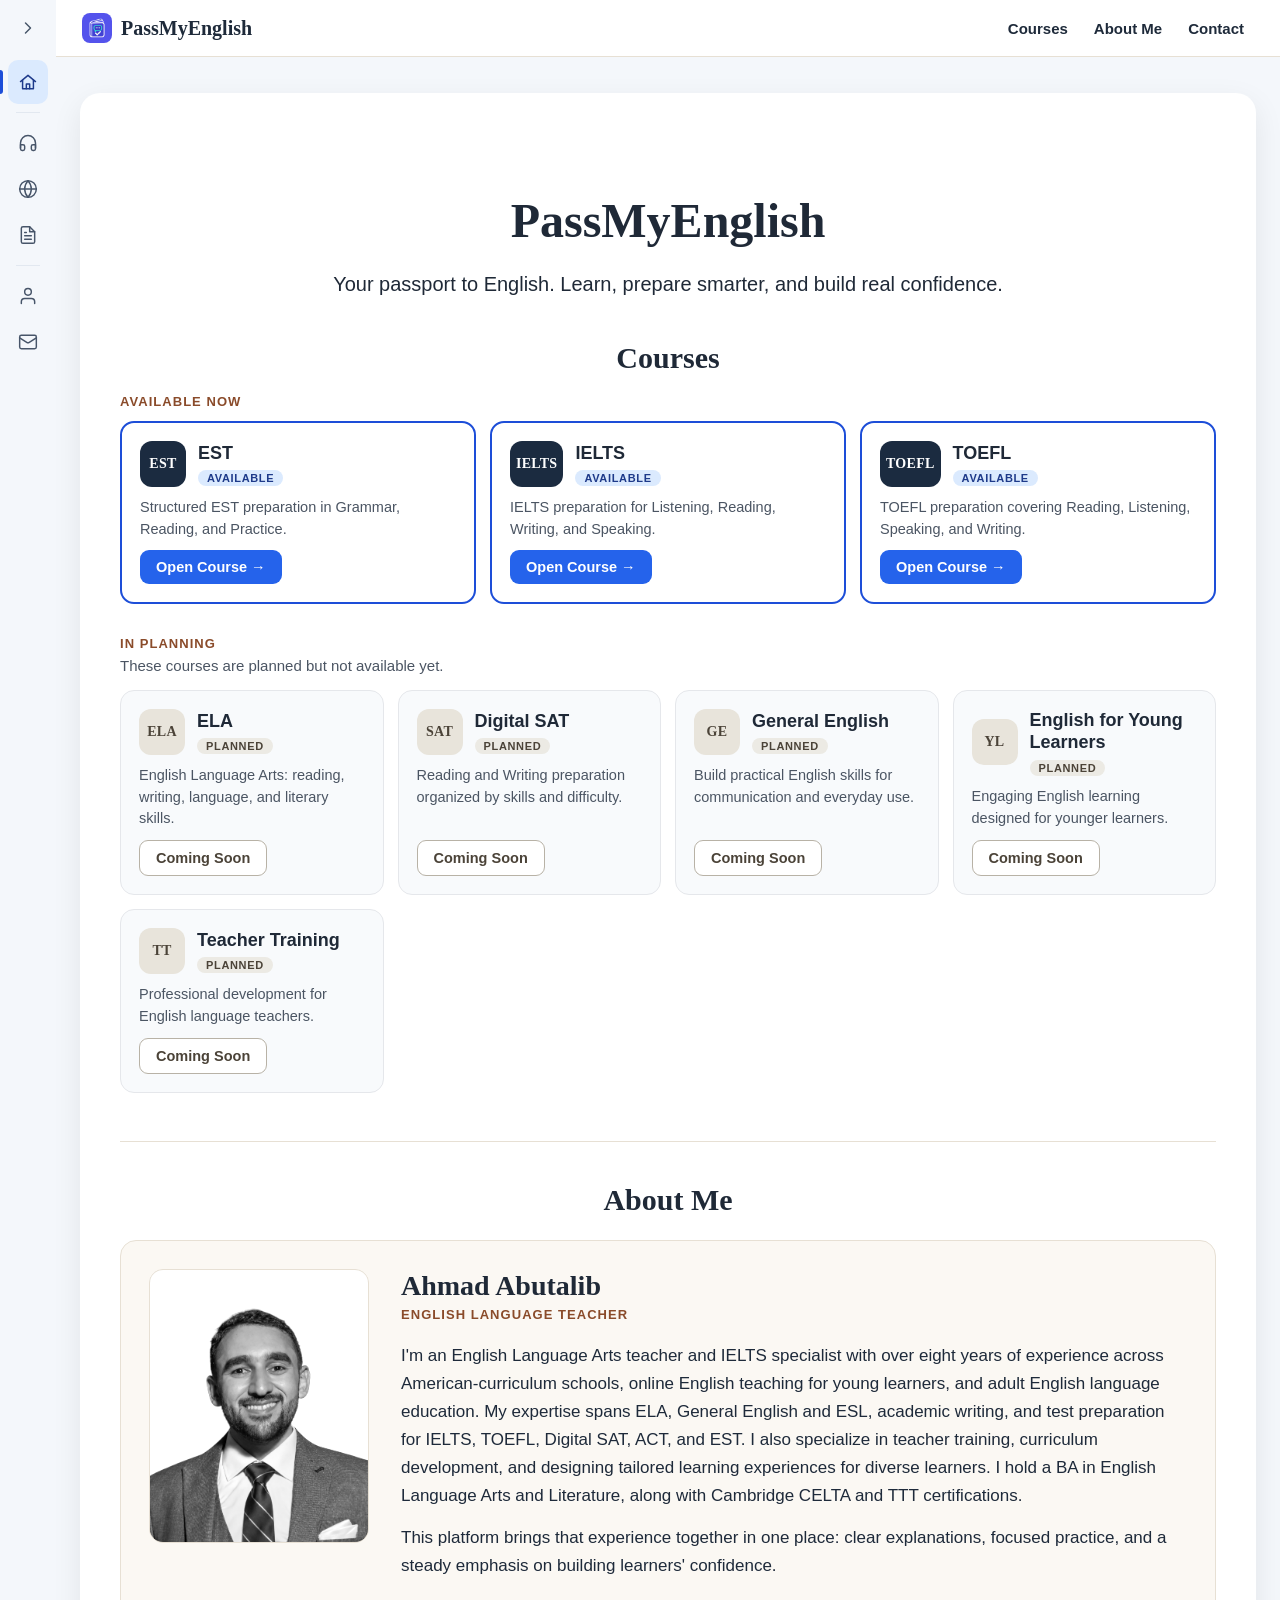
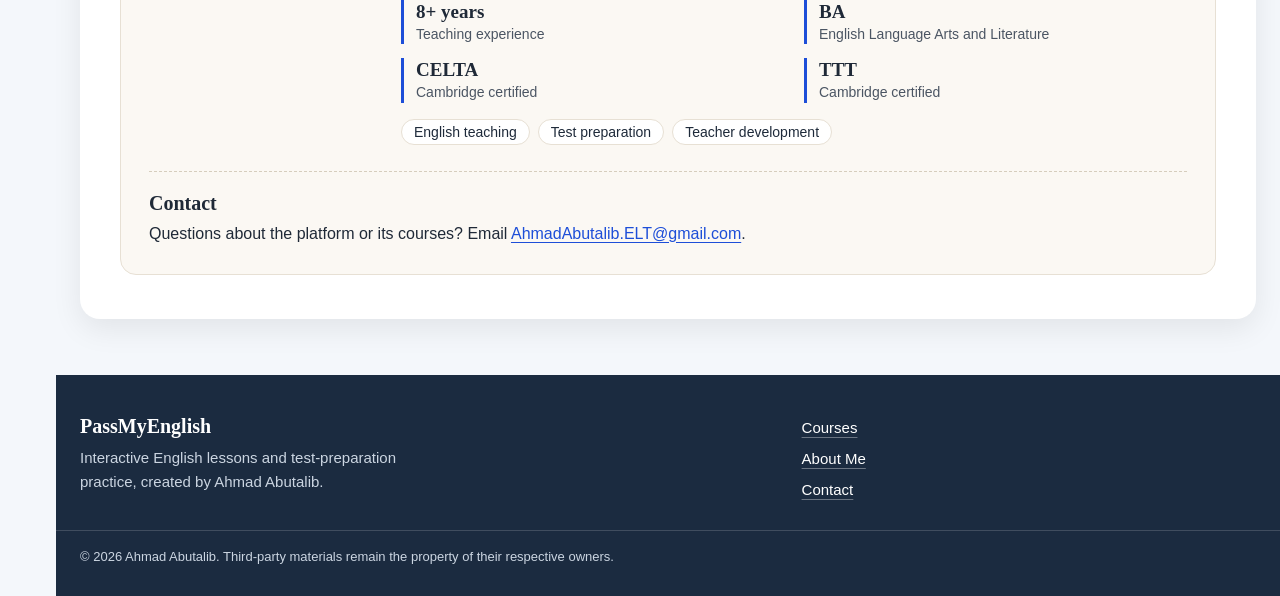
<file: index.html>
<!DOCTYPE html>
<html lang="en">
<head>
    <meta charset="UTF-8">
    <meta name="viewport" content="width=device-width, initial-scale=1.0">

<title>PassMyEnglish</title>
    <link rel="icon" href="favicon.ico" sizes="48x48">
    <link rel="icon" type="image/png" sizes="32x32" href="favicon-32.png">
    <link rel="icon" type="image/png" sizes="16x16" href="favicon-16.png">
    <link rel="apple-touch-icon" href="apple-touch-icon.png">
    <link rel="manifest" href="manifest.webmanifest">
    <meta name="theme-color" content="#5453EC">
    <style>
        /* Splash screen critical CSS: paints before the external stylesheets arrive.
           The brand name itself lives in one span in the body below (search "splash-name"). */
        #site-splash { position: fixed; inset: 0; z-index: 9999; background: #f6f7fb; display: flex; align-items: center; justify-content: center; }
        #site-splash .splash-logo { width: 84px; height: 84px; border-radius: 22px; box-shadow: 0 12px 28px rgba(84, 83, 236, .30); }
        #site-splash .splash-name { color: #1f2937; font: 600 18px/1.35 Georgia, 'Times New Roman', serif; letter-spacing: .01em; text-align: center; padding: 0 24px; }
        #site-splash .splash-tag { color: #6b7280; font: 400 14px/1.4 Georgia, 'Times New Roman', serif; text-align: center; padding: 0 24px; }
        #site-splash.splash-hide { opacity: 0; pointer-events: none; }
        @media (prefers-reduced-motion: no-preference) {
            #site-splash { transition: opacity .35s ease; }
            #site-splash .splash-logo { animation: splash-pulse 1.15s ease-in-out infinite; }
            @keyframes splash-pulse { 0%, 100% { transform: scale(1); } 50% { transform: scale(1.07); } }
        }
    </style>
    <link rel="stylesheet" href="style.css">
    <link rel="stylesheet" href="toefl-reading.css?v=2">
    <link rel="stylesheet" href="site-chrome.css?v=8">
    <link rel="stylesheet" href="est-course.css?v=5">
    <link rel="stylesheet" href="ielts/ielts.css?v=12">
</head>

<body>

    <!-- SPLASH SCREEN: the brand name lives ONLY in the splash-name span below,
         and the logo is the single splash-logo image. Swap both here on a rebrand. -->
    <div id="site-splash" aria-hidden="true">
        <div class="splash-inner">
            <img class="splash-logo" src="icon-192.png" alt="" width="84" height="84">
            <div class="splash-name">PassMyEnglish</div>
            <div class="splash-tag">Your passport to English</div>
        </div>
    </div>
    <script>
        (function () {
            var s = document.getElementById('site-splash');
            if (!s) return;
            var done = false;
            function hide() {
                if (done) return;
                done = true;
                s.classList.add('splash-hide');
                setTimeout(function () { if (s.parentNode) s.parentNode.removeChild(s); }, 500);
            }
            window.addEventListener('load', function () { setTimeout(hide, 200); });
            setTimeout(hide, 3000); // failsafe: never trap anyone on the splash
        })();
    </script>

    <a class="skip-link" href="#main-content" data-skip>Skip to main content</a>

    <header class="site-header">
        <div class="site-header-inner">
            <a class="site-brand" href="./" data-site-nav="top"><img class="site-brand-logo" src="icon-192.png" alt="" width="30" height="30">PassMyEnglish</a>

            <nav class="site-nav" aria-label="Primary">
                <a href="#courses" data-site-nav="courses">Courses</a>
                <a href="#about" data-site-nav="about">About Me</a>
                <a href="#contact" data-site-nav="contact">Contact</a>
            </nav>

            <button type="button" id="pwa-install" class="pwa-install" hidden>Install app</button>
        </div>
    </header>

    <main class="container" id="main-content" tabindex="-1">

        <!-- Welcome Screen -->

     <!-- Course Hub -->
<section class="hero" id="welcome-screen">

    <h1>PassMyEnglish</h1>

    <p>
        Your passport to English. Learn, prepare smarter, and build real confidence.
    </p>

    <section class="hub-section" id="courses" aria-labelledby="courses-heading">
        <h2 class="hub-section-title" id="courses-heading" tabindex="-1">Courses</h2>
        <div id="courses-container" class="course-groups"></div>
    </section>

    <section class="hub-section" id="about" aria-labelledby="about-heading">
        <h2 class="hub-section-title" id="about-heading" tabindex="-1">About Me</h2>

        <div class="about-panel">
            <div class="about-layout">

                <!-- Add your photo at assets/images/ahmad-portrait.jpg (see assets/images/README.md).
                     Until then the monogram placeholder is shown. -->
                <figure class="about-portrait">
                    <span class="about-portrait-fallback" aria-hidden="true">AA</span>
                    <img src="assets/images/ahmad-portrait.jpg"
                         alt="Portrait of Ahmad Abutalib"
                         width="480" height="600"
                         loading="lazy" decoding="async"
                         onerror="this.parentNode.classList.add('is-missing')">
                </figure>

                <div class="about-text">
                    <h3 class="about-name">Ahmad Abutalib</h3>
                    <p class="about-role">English Language teacher</p>

                    <p>
                        I'm an English Language Arts teacher and IELTS specialist with over eight years
                        of experience across American-curriculum schools, online English teaching for
                        young learners, and adult English language education. My expertise spans ELA,
                        General English and ESL, academic writing, and test preparation for IELTS, TOEFL,
                        Digital SAT, ACT, and EST. I also specialize in teacher training, curriculum development,
                        and designing tailored learning experiences for diverse learners. I hold a BA in English
                        Language Arts and Literature, along with Cambridge CELTA and TTT certifications.
                    </p>

                    <p>
                        This platform brings that experience together in one place: clear
                        explanations, focused practice, and a steady emphasis on building
                        learners' confidence.
                    </p>

                    <ul class="about-facts" aria-label="Qualifications and experience">
                        <li><strong>8+ years</strong><span>Teaching experience</span></li>
                        <li><strong>BA</strong><span>English Language Arts and Literature</span></li>
                        <li><strong>CELTA</strong><span>Cambridge certified</span></li>
                        <li><strong>TTT</strong><span>Cambridge certified</span></li>
                    </ul>

                    <ul class="about-areas" aria-label="Areas of experience">
                        <li>English teaching</li>
                        <li>Test preparation</li>
                        <li>Teacher development</li>
                    </ul>
                </div>
            </div>

            <div class="about-contact" id="contact">
                <h3 id="contact-heading" tabindex="-1">Contact</h3>
                <p>
                    Questions about the platform or its courses? Email
                    <a href="mailto:AhmadAbutalib.ELT@gmail.com">AhmadAbutalib.ELT@gmail.com</a>.
                </p>
            </div>
        </div>
    </section>

</section>

        <!-- EST Course Screen -->
<section class="hero" id="est-course-screen" style="display: none;">

    <div class="course-header">
        <p class="course-label">COURSE</p>
        <h2>EST Preparation</h2>

        <p>
            A structured preparation program combining Grammar,
            Reading, and focused practice.
        </p>
    </div>

    <div class="est-overview">

        <h3 class="est-overview-heading">The exam: EST I HS Literacy (2026)</h3>

        <p class="est-overview-text">
            The Literacy test combines writing, reading, and integrated
            reading-and-writing skills in one test.
        </p>

        <div class="est-format">
            <p class="est-format-heading">Test format at a glance</p>

        <div class="est-stats">
            <div class="est-stat"><strong>90 minutes</strong><span>Three modules of 30 minutes each</span></div>
            <div class="est-stat"><strong>85 questions</strong><span>All multiple choice</span></div>
            <div class="est-stat"><strong>3 modules</strong><span>Writing, Reading, Reading and Writing</span></div>
        </div>

        <div class="est-table-wrap">
            <table class="est-module-table">
                <caption class="sc-visually-hidden">EST I HS Literacy 2026 test structure</caption>
                <thead>
                    <tr><th scope="col">Module</th><th scope="col">Questions</th><th scope="col">Passages</th></tr>
                </thead>
                <tbody>
                    <tr><th scope="row">1. Writing</th><td>35</td><td>2–3 passages, 300–800 words each</td></tr>
                    <tr><th scope="row">2. Reading</th><td>25</td><td>2 passages, 400–800 words each</td></tr>
                    <tr><th scope="row">3. Reading and Writing</th><td>25</td><td>Several short passages, 25–100 words each</td></tr>
                </tbody>
            </table>
        </div>

        <p class="est-source-note">
            Source: EST High School Assessment Suite Description Document
            (2026 Specifications), Academic Assessment Ltd.
        </p>

        </div>

        <details class="site-disclosure">
            <summary>How this course is organised</summary>
            <div class="sd-anim"><div class="sd-clip"><div class="site-disclosure-body">

        <dl class="est-key">
            <div>
                <dt>Official exam structure</dt>
                <dd>The facts above come from the official 2026 specification.</dd>
            </div>
            <div>
                <dt>The teaching sequence</dt>
                <dd>22 sessions of about 90 minutes, built around Erica Meltzer’s grammar and reading books. Chapter titles and page numbers are cited so you can follow along. The books’ own text and exercises are not reproduced here.</dd>
            </div>
            <div>
                <dt>Practice on this site</dt>
                <dd>Original questions written for this platform. They teach the same skills but are not official EST questions, and a result here does not predict an official score.</dd>
            </div>
            <div>
                <dt>Official EST questions</dt>
                <dd>None are reproduced on this site.</dd>
            </div>
        </dl>

            </div></div></div>
        </details>

        <h3 class="est-overview-heading">The 22 sessions</h3>

        <p class="est-status-summary" id="est-status-summary"></p>

    </div>

    <div id="est-sessions-container" class="session-list"></div>

    <button class="secondary-button" onclick="showCourseHub()">
        ← Back to Courses
    </button>

</section>
        
<!-- EST Session 2 -->

<section class="hero" id="est-session-2-screen" style="display: none;">

    <div class="course-header">

        <p class="course-label">EST · SESSION 2</p>

        <h2>Parts of Speech & Vocabulary in Context</h2>

        <p>
            Build the grammar and reading foundations needed for EST success.
        </p>

    </div>

    <div class="session-components">

        <div class="component-card">
            <div class="component-icon">📘</div>

            <h3>Grammar</h3>

            <p>
                Parts of Speech
            </p>

            <span class="component-source">
                Erica Meltzer · p. 9
            </span>

            <button class="start-button" onclick="showLearnMode()">
                Open Lesson →
            </button>
        </div>


        <div class="component-card">
            <div class="component-icon">📖</div>

            <h3>Reading</h3>

            <p>
                Vocabulary in Context
            </p>

            <span class="component-source">
                Erica Meltzer · p. 43
            </span>

            <button
                class="start-button"
                onclick="showESTLesson('vocabulary-in-context')">
                Open Lesson →
            </button>
        </div>


        <div class="component-card">
            <div class="component-icon">🎯</div>

            <h3>Practice</h3>

            <p>
                Drill Exercises
            </p>

            <span class="component-source">
                EST Practice
            </span>

            <button
                class="secondary-button"
                onclick="showComingSoon('EST Drill Exercises')">
                Coming Soon
            </button>
        </div>

    </div>

    <div class="session-navigation">

        <button class="secondary-button" onclick="showESTCourse()">
            ← Back to EST
        </button>

    </div>

</section>
<!-- EST lesson and lesson practice (content in est-lessons.js) -->

<section class="hero" id="est-lesson-screen" style="display: none;">
    <div id="est-lesson-body"></div>
</section>

<!-- EST Session (generic outline for sessions other than 2) -->

<section class="hero" id="est-session-screen" style="display: none;">

    <div class="course-header">
        <p class="course-label" id="est-session-label"></p>
        <h2 id="est-session-title"></h2>
        <p id="est-session-intro"></p>
    </div>

    <div id="est-session-components" class="est-session-components"></div>

    <div class="session-navigation est-session-nav">
        <button type="button" class="secondary-button" onclick="showESTCourse()">← Back to EST</button>
        <button type="button" class="secondary-button" id="est-session-prev"></button>
        <button type="button" class="secondary-button" id="est-session-next"></button>
    </div>

</section>

        <!-- TOEFL Course Screen -->


<!-- TOEFL Course Overview -->


<!-- TOEFL Course Overview -->

<section class="hero" id="toefl-course-screen" style="display: none;">

    <div class="course-header">
        <p class="course-label">TOEFL iBT · 2026 FORMAT</p>

        <h2>TOEFL Preparation</h2>

        <p>
            Prepare for the current TOEFL iBT with focused lessons,
            practical strategies, and interactive practice across
            all four skills.
        </p>
    </div>

    <!-- Test Overview -->

    <div class="toefl-overview-stats">

        <div class="toefl-stat">
            <strong>~2 hours</strong>
            <span>Approximate total test time</span>
        </div>

        <div class="toefl-stat">
            <strong>4 sections</strong>
            <span>Reading, Listening, Writing, Speaking</span>
        </div>

        <div class="toefl-stat">
            <strong>Adaptive</strong>
            <span>Items and timing may vary</span>
        </div>

    </div>

    <p class="toefl-format-note">
        Test time excludes directions. The test adapts, so the
        actual number of items and duration may vary.
    </p>

    <p class="toefl-source-link">
        <a
            href="https://www.ets.org/toefl/test-takers/ibt/about/content.html?version=after-jan-2026"
            target="_blank"
            rel="noopener noreferrer">
            View the official TOEFL iBT format ↗
        </a>
    </p>

    <!-- Four Skills -->

    <h3 class="toefl-overview-heading">Explore the Four Sections</h3>

    <div id="toefl-sections-container" class="toefl-sections-grid"></div>

    <!-- First Activity -->

    <div class="toefl-next-up">

        <p class="course-label">FIRST INTERACTIVE ACTIVITY</p>

        <h3>Reading: Complete the Words</h3>

        <p>
            Practise vocabulary, word formation, and context clues
            through an original interactive reading activity.
        </p>

        <button class="start-button" onclick="showTOEFLReading()">Start Reading Pass →</button>

    </div>

    <button class="secondary-button" onclick="showCourseHub()">
        ← Back to Courses
    </button>

</section>

<section class="hero" id="toefl-reading-screen" style="display: none;">
    <div class="course-header">
        <p class="course-label">TOEFL iBT · READING</p>
        <h2>Reading Skills Lab</h2>
        <p>Learn the task, use a clear strategy, and practise with original questions and explanations.</p>
    </div>

    <div class="toefl-reading-shell">
        <div class="toefl-reading-back-row">
            <button type="button" class="secondary-button" onclick="showTOEFLCourse()">← Back to TOEFL</button>
        </div>

        <div id="toefl-reading-home">
            <div class="toefl-reading-intro">
                <h3>What are you practising?</h3>
                <p>The TOEFL Reading section uses short, practical texts and academic passages. You need to understand meaning, locate details, and use context—not just recognise individual words.</p>
                <p>Work through the three task types below. Each includes a task explanation, a strategy, common mistakes, and two original practice sets with feedback.</p>
            </div>

            <div class="toefl-reading-targets">
                <div class="toefl-reading-target"><strong>🔤 Complete the Words</strong><span>Context clues, vocabulary, word forms, and grammar.</span></div>
                <div class="toefl-reading-target"><strong>📩 Read in Daily Life</strong><span>Notices, messages, schedules, and everyday purposes.</span></div>
                <div class="toefl-reading-target"><strong>🔬 Read an Academic Passage</strong><span>Main idea, details, vocabulary, inference, and purpose.</span></div>
            </div>

            <div class="toefl-reading-progress-wrap">
                <div class="toefl-reading-progress-caption"><strong>Your Reading progress</strong><span id="toefl-reading-overall-progress">0 of 3 task types completed</span></div>
                <div class="toefl-reading-progress-track"><div class="toefl-reading-progress-bar" id="toefl-reading-overall-bar"></div></div>
            </div>

            <h3 class="toefl-overview-heading">Choose a task type</h3>
            <div id="toefl-reading-task-grid" class="toefl-reading-task-grid"></div>
        </div>

        <div id="toefl-reading-activity" style="display: none;"></div>
    </div>
</section>


<section class="hero" id="toefl-writing-screen" style="display: none;">
    <div class="course-header">
        <p class="course-label">TOEFL iBT · WRITING</p>
        <h2>Writing Skills Lab</h2>
        <p>Learn each task, use a clear strategy, then practise with original prompts, checklists, and model responses.</p>
    </div>

    <div class="toefl-reading-shell">
        <div class="toefl-reading-back-row">
            <button type="button" class="secondary-button" onclick="showTOEFLCourse()">← Back to TOEFL</button>
        </div>

        <div id="toefl-writing-home">
            <div class="toefl-reading-intro">
                <h3>What are you practising?</h3>
                <p>The TOEFL Writing section checks whether you can build accurate sentences and communicate clearly in practical and academic situations. Grammar, organisation, and appropriateness all matter.</p>
                <p>Work through the three task types below. Each has a Learn page with explanations and guided practice, and a separate Practice page with a larger bank and saved progress.</p>
            </div>

            <div class="toefl-reading-targets">
                <div class="toefl-reading-target"><strong>🧩 Build a Sentence</strong><span>Word order, questions, clauses, and verb forms.</span></div>
                <div class="toefl-reading-target"><strong>✉️ Write an Email</strong><span>Purpose, tone, required points, and organisation.</span></div>
                <div class="toefl-reading-target"><strong>💬 Write for an Academic Discussion</strong><span>Position, support, and replying to classmates.</span></div>
            </div>

            <div class="toefl-reading-progress-wrap">
                <div class="toefl-reading-progress-caption"><strong>Your Writing progress</strong><span id="toefl-writing-overall-progress">0 of 3 lessons completed</span></div>
                <div class="toefl-reading-progress-track"><div class="toefl-reading-progress-bar" id="toefl-writing-overall-bar"></div></div>
            </div>

            <h3 class="toefl-overview-heading">Choose a task type</h3>
            <div id="toefl-writing-task-grid" class="toefl-reading-task-grid"></div>
        </div>

        <div id="toefl-writing-activity" style="display: none;"></div>
    </div>
</section>

        <section class="hero" id="toefl-speaking-screen" style="display: none;">
    <div class="course-header">
        <p class="course-label">TOEFL iBT · SPEAKING</p>
        <h2>Speaking Skills Lab</h2>
        <p>Learn each task, record yourself, and review your answers against models and checklists.</p>
    </div>

    <div class="toefl-reading-shell">
        <div class="toefl-reading-back-row">
            <button type="button" class="secondary-button" onclick="showTOEFLCourse()">← Back to TOEFL</button>
        </div>

        <div id="toefl-speaking-home">
            <div class="toefl-reading-intro">
                <h3>What are you practising?</h3>
                <p>The TOEFL Speaking section checks whether you can repeat language accurately and answer questions clearly. Pronunciation, fluency, organisation, and grammar all matter.</p>
                <p>Each task has a Learn page with guided practice and a separate Practice page with a larger bank and saved progress. Use Chrome or Edge, and allow the microphone when asked.</p>
            </div>

            <div class="toefl-reading-targets">
                <div class="toefl-reading-target"><strong>🔊 Listen and Repeat</strong><span>Memory, accuracy, stress, and rhythm.</span></div>
                <div class="toefl-reading-target"><strong>🎤 Take an Interview</strong><span>Direct answers, reasons, examples, and fluency.</span></div>
            </div>

            <div class="toefl-reading-progress-wrap">
                <div class="toefl-reading-progress-caption"><strong>Your Speaking progress</strong><span id="toefl-speaking-overall-progress">0 of 2 lessons completed</span></div>
                <div class="toefl-reading-progress-track"><div class="toefl-reading-progress-bar" id="toefl-speaking-overall-bar"></div></div>
            </div>

            <h3 class="toefl-overview-heading">Choose a task type</h3>
            <div id="toefl-speaking-task-grid" class="toefl-reading-task-grid"></div>
        </div>

        <div id="toefl-speaking-activity" style="display: none;"></div>
    </div>
</section>

<section class="hero" id="toefl-listening-screen" style="display: none;">
    <div class="course-header">
        <p class="course-label">TOEFL iBT · LISTENING</p>
        <h2>Listening Skills Lab</h2>
        <p>Learn each task, use a clear strategy, then practise with original audio, questions, and explanations.</p>
    </div>

    <div class="toefl-reading-shell">
        <div class="toefl-reading-back-row">
            <button type="button" class="secondary-button" onclick="showTOEFLCourse()">← Back to TOEFL</button>
        </div>

        <div id="toefl-listening-home">
            <div class="toefl-reading-intro">
                <h3>What are you practising?</h3>
                <p>The TOEFL Listening section checks whether you can follow spoken English in everyday and academic situations. In the real test each audio plays only once, so practise listening for purpose, main ideas, and key details.</p>
                <p>Each task has a Learn page with a strategy and guided sets, and a Practice page with a larger bank and saved progress.</p>
            </div>

            <div class="toefl-reading-targets">
                <div class="toefl-reading-target"><strong>💬 Choose a Response</strong><span>Purpose, tone, and natural replies.</span></div>
                <div class="toefl-reading-target"><strong>🗣️ Conversation</strong><span>Problem, reasons, and next steps.</span></div>
                <div class="toefl-reading-target"><strong>📢 Announcement</strong><span>Changes, details, and listener actions.</span></div>
                <div class="toefl-reading-target"><strong>🎓 Academic Talk</strong><span>Main idea, examples, and inference.</span></div>
            </div>

            <div class="toefl-reading-progress-wrap">
                <div class="toefl-reading-progress-caption"><strong>Your Listening progress</strong><span id="toefl-listening-overall-progress">0 of 4 lessons completed</span></div>
                <div class="toefl-reading-progress-track"><div class="toefl-reading-progress-bar" id="toefl-listening-overall-bar"></div></div>
            </div>

            <h3 class="toefl-overview-heading">Choose a task type</h3>
            <div id="toefl-listening-task-grid" class="toefl-reading-task-grid"></div>
        </div>

        <div id="toefl-listening-activity" style="display: none;"></div>
    </div>
</section>
        
<!-- IELTS Screen (content is rendered by ielts/ielts.js) -->
<section class="hero" id="ielts-screen" style="display: none;">
    <div class="ielts-root" id="ielts-root"></div>
</section>

<!-- Learn Screen -->

<section class="hero" id="learn-screen" style="display: none;">

    <h2>Learn the Seven Parts of Speech</h2>

    <p>
        Every word has a job in a sentence.
        The job tells you its part of speech.
    </p>

    <div id="parts-container" class="parts-container"></div>

   <button class="secondary-button" onclick="showESTSession2()">
    ← Back to Session 2
</button>

<button class="start-button" onclick="showStrategyMode()">
    Learn the Strategy →
</button>

</section>

        <!-- Strategy Screen -->

<section class="hero" id="strategy-screen" style="display: none;">

    <h2>How to Identify a Part of Speech</h2>

    <p>
        Don't identify a word by itself.
        Look at the word in the sentence.
    </p>

    <div class="strategy-steps">

        <div class="strategy-step">
            <div class="strategy-number">1</div>
            <div>
                <h3>Read the whole sentence</h3>
                <p>
                    Read the sentence first. Look at the complete idea.
                </p>
            </div>
        </div>

        <div class="strategy-step">
            <div class="strategy-number">2</div>
            <div>
                <h3>Look at the target word</h3>
                <p>
                    Look at the word and the words around it.
                </p>
            </div>
        </div>

        <div class="strategy-step">
            <div class="strategy-number">3</div>
            <div>
                <h3>Ask the key question</h3>
                <p class="strategy-question">
                    “What job does this word do?”
                </p>
            </div>
        </div>

        <div class="strategy-step">
            <div class="strategy-number">4</div>
            <div>
                <h3>Choose the part of speech</h3>
                <p>
                    Use the word's job in the sentence to identify it.
                </p>
            </div>
        </div>

    </div>

    <div class="strategy-example">

        <h3>Let's try one</h3>

        <p class="strategy-sentence">
            The students <strong>study</strong> every evening.
        </p>

        <p>
            <strong>Target word:</strong> study
        </p>

        <p>
            What job does <strong>study</strong> do?
        </p>

        <p class="strategy-answer">
            It shows an action.
        </p>

        <p>
            Therefore, <strong>study</strong> is a
            <strong>verb</strong>.
        </p>

    </div>

<div class="strategy-buttons">

  <button class="secondary-button" onclick="showESTSession2()">
    ← Back to Session 2
</button>

    <button class="start-button" onclick="startPractice()">
        Try It Yourself →
    </button>

</div>
</section>
        
<!-- Practice Screen -->

<section class="hero" id="practice-screen" style="display: none;">

    <button
    class="exit-button"
    onclick="exitPractice()"
    aria-label="Exit practice">
    ✕
</button>

    <p id="question-number">Question 1 of 8</p>
    <div class="progress-container">
    <div id="progress-bar" class="progress-bar"></div>
</div>

    <h2 id="sentence">
        The students study every evening.
    </h2>

    <p>
        What is the part of speech of
        <strong id="target-word">study</strong>?
    </p>


<div id="answers" class="answers"></div>


 <div id="feedback" class="feedback"></div>
    


    <button
        id="next-button"
        class="start-button"
        onclick="nextQuestion()"
        style="display: none;">
        Next Question
    </button>
</section>
        
        <!-- Results Screen -->
        
<section class="hero" id="results-screen" style="display: none;">

    <h2>Quiz Complete!</h2>

    <p>Your score:</p>

    <div id="score" class="score">
        0 / 8
    </div>

    <div class="results-buttons">

        <button class="start-button" onclick="restartQuiz()">
            Try Again
        </button>

      <button class="secondary-button" onclick="showESTSession2()">
    ← Back to Session 2
</button>
        
    </div>

</section>
    </main>

    <footer class="site-footer">
        <div class="site-footer-inner">
            <div class="site-footer-about">
                <p class="site-footer-name">PassMyEnglish</p>
                <p class="site-footer-desc">
                    Interactive English lessons and test-preparation practice,
                    created by Ahmad Abutalib.
                </p>
            </div>

            <nav class="site-footer-nav" aria-label="Footer">
                <ul>
                    <li><a href="#courses" data-site-nav="courses">Courses</a></li>
                    <li><a href="#about" data-site-nav="about">About Me</a></li>
                    <li><a href="#contact" data-site-nav="contact">Contact</a></li>
                </ul>
            </nav>
        </div>

        <div class="site-footer-legal">
            <p>© 2026 Ahmad Abutalib. Third-party materials remain the property of their respective owners.</p>
        </div>
    </footer>


    <script src="est-data.js?v=3"></script>
<script src="est-enrich.js?v=1"></script>
<script src="est-lessons.js?v=5"></script>
<script src="est-lessons-2.js?v=2"></script>
<script src="script.js?v=8"></script><script src="toefl-reading-practice.js?v=1"></script>
<script src="toefl-reading.js?v=4"></script>
<script src="toefl-writing-practice.js?v=1"></script>
<script src="toefl-writing.js?v=1"></script>
<script src="toefl-speaking-practice.js?v=1"></script>
<script src="toefl-speaking.js?v=2"></script>
<script src="toefl-listening-practice.js?v=2"></script>
<script src="toefl-listening.js?v=1"></script>
<script src="ielts/listening-data.js?v=3"></script>
<script src="ielts/visuals.js?v=2"></script>
<script src="ielts/audio-practice.js?v=3"></script>
<script src="ielts/progress.js?v=1"></script>
<script src="ielts/reading-data.js?v=2"></script>
<script src="ielts/reading-data-2.js?v=1"></script>
<script src="ielts/reading-exam-1.js?v=1"></script>
<script src="ielts/reading-exam-2.js?v=1"></script>
<script src="ielts/reading-exam-3.js?v=1"></script>
<script src="ielts/reading-exam-4.js?v=1"></script>
<script src="ielts/reading-exam.js?v=1"></script>
<script src="ielts/listening-exam-1.js?v=1"></script>
<script src="ielts/listening-exam-2.js?v=1"></script>
<script src="ielts/listening-exam-3.js?v=1"></script>
<script src="ielts/listening-exam-4.js?v=1"></script>
<script src="ielts/listening-exam.js?v=1"></script>
<script src="ielts/writing-data.js?v=2"></script>
<script src="ielts/writing-data-2.js?v=2"></script>
<script src="ielts/writing-exam.js?v=2"></script>
<script src="ielts/speaking-data.js?v=2"></script>
<script src="ielts/speaking-exam.js?v=1"></script>
<script src="ielts/ielts.js?v=17"></script>
<script src="navigation.js?v=6"></script>
<script src="site-chrome.js?v=5"></script>
<script>
    // PWA: offline caching + "Install the app" button in the footer.
    if ('serviceWorker' in navigator) {
        window.addEventListener('load', function () { navigator.serviceWorker.register('sw.js'); });
    }
    (function () {
        var btn = document.getElementById('pwa-install');
        if (!btn) return;
        var deferred = null;
        window.addEventListener('beforeinstallprompt', function (e) {
            e.preventDefault();
            deferred = e;
            btn.hidden = false;
        });
        btn.addEventListener('click', function () {
            if (!deferred) return;
            deferred.prompt();
            deferred.userChoice.finally(function () { deferred = null; btn.hidden = true; });
        });
        window.addEventListener('appinstalled', function () { btn.hidden = true; });
    })();
</script>
</body>
</html>
</file>
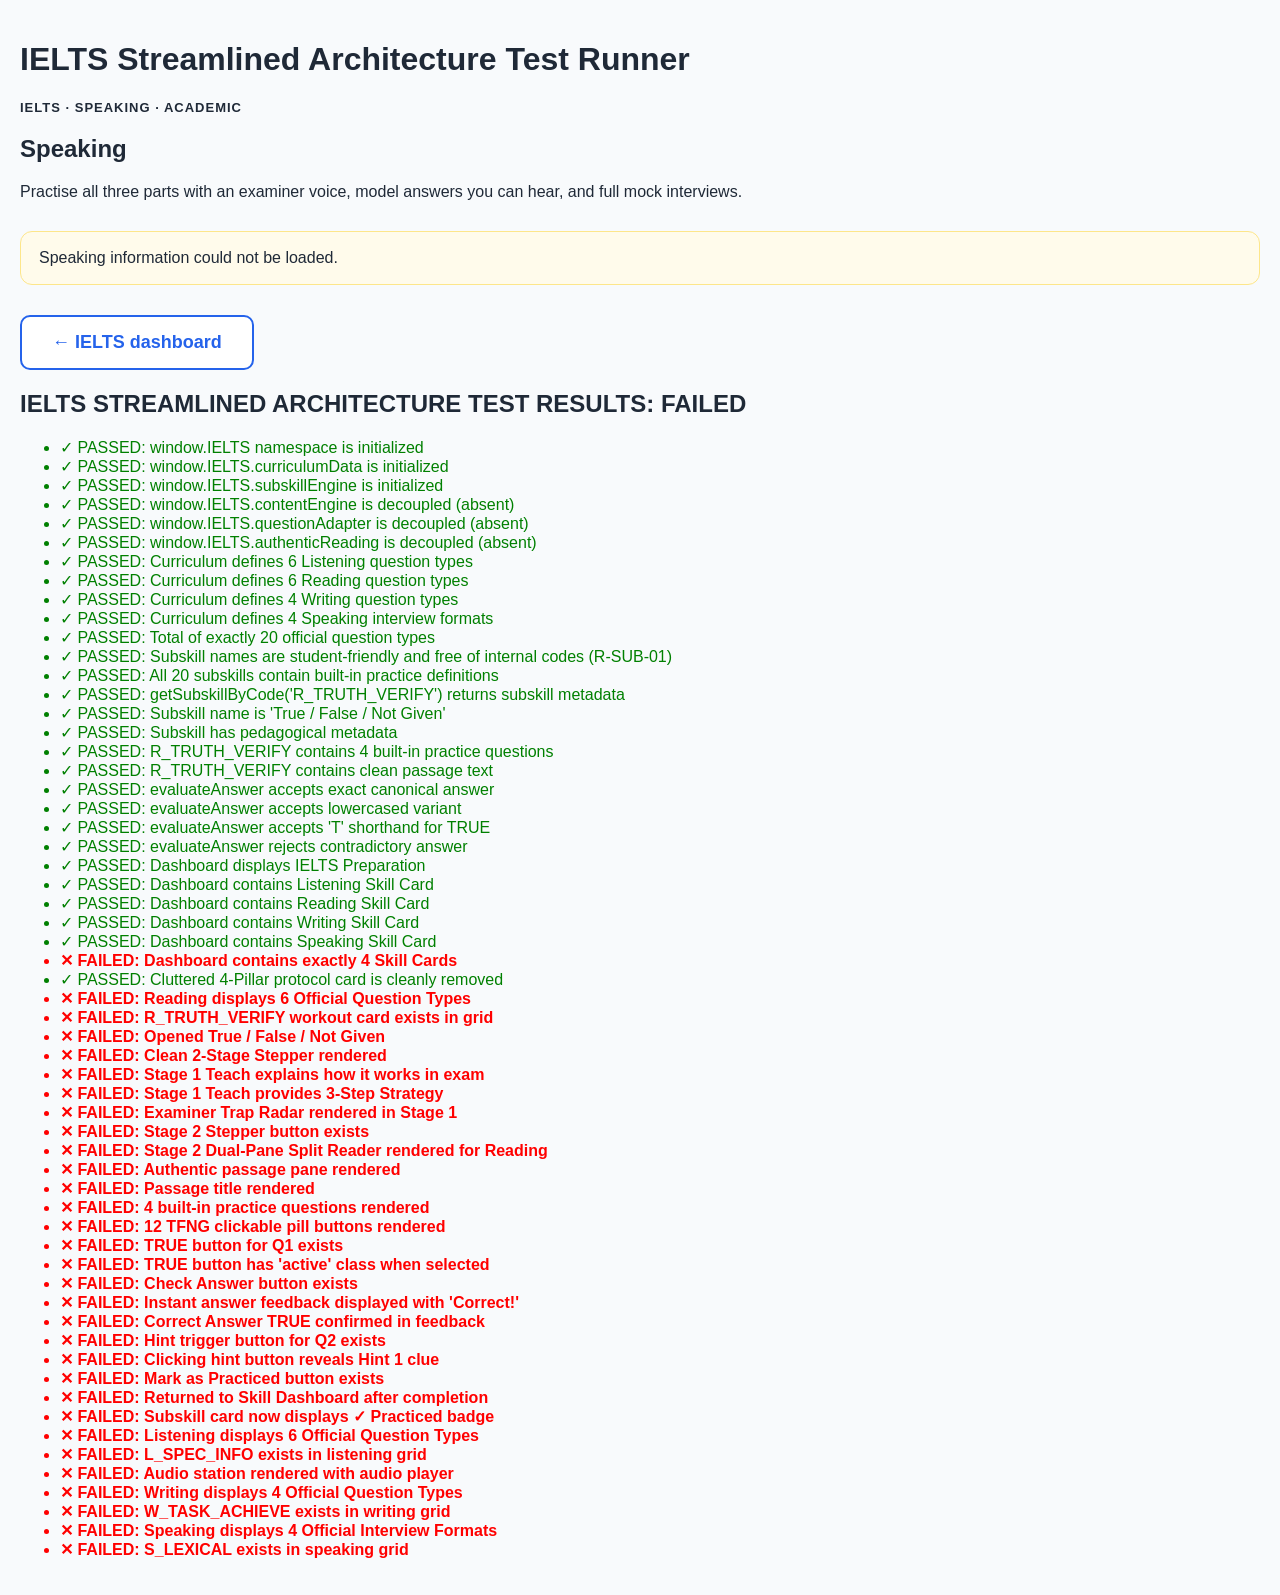
<file: test_subskill_architecture.html>
<!DOCTYPE html>
<html lang="en">
<head>
    <meta charset="utf-8">
    <meta name="viewport" content="width=device-width, initial-scale=1.0">
    <title>IELTS Streamlined Built-In Architecture Regression Suite</title>
    <link rel="stylesheet" href="style.css">
    <link rel="stylesheet" href="site-chrome.css">
    <link rel="stylesheet" href="ielts/ielts.css">
</head>
<body style="background: #f8fafc; font-family: sans-serif; padding: 20px;">

    <h1>IELTS Streamlined Architecture Test Runner</h1>
    <div id="ielts-screen"><div id="ielts-root"></div></div>
    <div id="test-log"></div>

    <!-- ONLY CORE SCRIPTS LOADED -->
    <script src="ielts/curriculum-data.js"></script>
    <script src="ielts/listening-data.js"></script>
    <script src="ielts/audio-practice.js"></script>
    <script src="ielts/subskill-engine.js"></script>
    <script src="ielts/ielts.js"></script>

    <script>
        var assertions = [];
        function assert(cond, msg) {
            assertions.push({ pass: !!cond, msg: msg });
        }

        try {
            // ==============================================================
            // 1. DECOUPLING VERIFICATION: External engines removed & absent
            // ==============================================================
            assert(!!window.IELTS, "window.IELTS namespace is initialized");
            assert(!!window.IELTS.curriculumData, "window.IELTS.curriculumData is initialized");
            assert(!!window.IELTS.subskillEngine, "window.IELTS.subskillEngine is initialized");
            assert(!window.IELTS.contentEngine, "window.IELTS.contentEngine is decoupled (absent)");
            assert(!window.IELTS.questionAdapter, "window.IELTS.questionAdapter is decoupled (absent)");
            assert(!window.IELTS.authenticReading, "window.IELTS.authenticReading is decoupled (absent)");

            // ==============================================================
            // 2. CURRICULUM TAXONOMY & BUILT-IN PRACTICE DATA
            // ==============================================================
            assert(window.IELTS.curriculumData.listening.subskills.length === 6, "Curriculum defines 6 Listening question types");
            assert(window.IELTS.curriculumData.reading.subskills.length === 6, "Curriculum defines 6 Reading question types");
            assert(window.IELTS.curriculumData.writing.subskills.length === 4, "Curriculum defines 4 Writing question types");
            assert(window.IELTS.curriculumData.speaking.subskills.length === 4, "Curriculum defines 4 Speaking interview formats");

            var allSubskills = [];
            ["listening", "reading", "writing", "speaking"].forEach(function (skill) {
                allSubskills = allSubskills.concat(window.IELTS.curriculumData[skill].subskills);
            });
            assert(allSubskills.length === 20, "Total of exactly 20 official question types");

            // Verify clean naming (no R-SUB-01 codes in names)
            var hasCodes = allSubskills.some(function(s) { return /^[LRWS]-SUB-/i.test(s.name); });
            assert(!hasCodes, "Subskill names are student-friendly and free of internal codes (R-SUB-01)");

            // Verify all 20 have built-in practice definitions
            var allHavePractice = allSubskills.every(function(s) { return !!s.practice; });
            assert(allHavePractice, "All 20 subskills contain built-in practice definitions");

            var subTFNG = window.IELTS.getSubskillByCode("R_TRUTH_VERIFY");
            assert(!!subTFNG, "getSubskillByCode('R_TRUTH_VERIFY') returns subskill metadata");
            assert(subTFNG.name === "True / False / Not Given", "Subskill name is 'True / False / Not Given'");
            assert(!!subTFNG.understand && !!subTFNG.recognise && !!subTFNG.strategise, "Subskill has pedagogical metadata");
            assert(subTFNG.practice && subTFNG.practice.questions.length === 4, "R_TRUTH_VERIFY contains 4 built-in practice questions");
            assert(!!subTFNG.practice.passageContext, "R_TRUTH_VERIFY contains clean passage text");

            // ==============================================================
            // 3. BUILT-IN EVALUATOR TESTS
            // ==============================================================
            var sampleQ = { answer: "TRUE", acceptableAnswers: ["TRUE", "T"] };
            var evalCorrect = window.IELTS.subskillEngine.evaluateAnswer(sampleQ, "TRUE");
            assert(evalCorrect.isCorrect === true, "evaluateAnswer accepts exact canonical answer");

            var evalLower = window.IELTS.subskillEngine.evaluateAnswer(sampleQ, "true");
            assert(evalLower.isCorrect === true, "evaluateAnswer accepts lowercased variant");

            var evalShort = window.IELTS.subskillEngine.evaluateAnswer(sampleQ, "T");
            assert(evalShort.isCorrect === true, "evaluateAnswer accepts 'T' shorthand for TRUE");

            var evalWrong = window.IELTS.subskillEngine.evaluateAnswer(sampleQ, "FALSE");
            assert(evalWrong.isCorrect === false, "evaluateAnswer rejects contradictory answer");

            // ==============================================================
            // 4. DASHBOARD & SKILL HUBS
            // ==============================================================
            window.showIELTS("");
            var mountEl = document.getElementById("ielts-root");
            assert(mountEl.textContent.indexOf("IELTS Preparation") !== -1, "Dashboard displays IELTS Preparation");
            assert(!!mountEl.querySelector('[data-ielts-view="listening"]'), "Dashboard contains Listening Skill Card");
            assert(!!mountEl.querySelector('[data-ielts-view="reading"]'), "Dashboard contains Reading Skill Card");
            assert(!!mountEl.querySelector('[data-ielts-view="writing"]'), "Dashboard contains Writing Skill Card");
            assert(!!mountEl.querySelector('[data-ielts-view="speaking"]'), "Dashboard contains Speaking Skill Card");
            assert(mountEl.querySelectorAll(".ielts-home-card").length === 4, "Dashboard contains exactly 4 Skill Cards");
            assert(!mountEl.querySelector(".modern-protocol-card"), "Cluttered 4-Pillar protocol card is cleanly removed");

            // ==============================================================
            // 5. READING QUESTION TYPES GRID
            // ==============================================================
            window.showIELTS("reading");
            assert(mountEl.textContent.indexOf("Official Question Types (6)") !== -1, "Reading displays 6 Official Question Types");
            var tfngCardBtn = mountEl.querySelector('[data-ielts-open-subskill="R_TRUTH_VERIFY"]');
            assert(!!tfngCardBtn, "R_TRUTH_VERIFY workout card exists in grid");

            // ==============================================================
            // 6. STAGE 1: TEACH & STRATEGY
            // ==============================================================
            if (tfngCardBtn) tfngCardBtn.click();
            assert(mountEl.textContent.indexOf("True / False / Not Given") !== -1, "Opened True / False / Not Given");
            assert(!!mountEl.querySelector(".two-stage-stepper"), "Clean 2-Stage Stepper rendered");
            assert(mountEl.textContent.indexOf("How It Works in the Exam") !== -1, "Stage 1 Teach explains how it works in exam");
            assert(mountEl.textContent.indexOf("3-Step TFNG Strategy") !== -1, "Stage 1 Teach provides 3-Step Strategy");
            assert(!!mountEl.querySelector(".modern-trap-radar"), "Examiner Trap Radar rendered in Stage 1");

            // ==============================================================
            // 7. STAGE 2: PRACTICE WORKOUT (Dual-Pane Split Reader)
            // ==============================================================
            var stage2Btn = mountEl.querySelector('[data-ielts-subskill-stage="2"]');
            assert(!!stage2Btn, "Stage 2 Stepper button exists");
            if (stage2Btn) stage2Btn.click();

            assert(!!mountEl.querySelector(".ielts-split-reader"), "Stage 2 Dual-Pane Split Reader rendered for Reading");
            assert(!!mountEl.querySelector(".passage-content-scrollable"), "Authentic passage pane rendered");
            assert(mountEl.textContent.indexOf("The Evolution of Timekeeping and Mechanical Horology") !== -1, "Passage title rendered");
            assert(mountEl.querySelectorAll(".unified-question-card").length === 4, "4 built-in practice questions rendered");

            var tfPills = mountEl.querySelectorAll(".tfng-pill-btn");
            assert(tfPills.length === 12, "12 TFNG clickable pill buttons rendered");

            // Test interaction: Click TRUE on Q1
            var q1True = mountEl.querySelector('[data-ielts-answer-q="r_tv_1"][data-ielts-val="TRUE"]');
            assert(!!q1True, "TRUE button for Q1 exists");
            if (q1True) q1True.click();

            var q1TrueActive = mountEl.querySelector('[data-ielts-answer-q="r_tv_1"][data-ielts-val="TRUE"]');
            assert(q1TrueActive && q1TrueActive.classList.contains("active"), "TRUE button has 'active' class when selected");

            // Check Answer in Guided Mode
            var checkBtn = mountEl.querySelector('[data-ielts-check-guided="r_tv_1"]');
            assert(!!checkBtn, "Check Answer button exists");
            if (checkBtn) checkBtn.click();

            assert(mountEl.textContent.indexOf("Correct!") !== -1, "Instant answer feedback displayed with 'Correct!'");
            assert(mountEl.textContent.indexOf("Correct Answer: TRUE") !== -1, "Correct Answer TRUE confirmed in feedback");

            // Test Hint button on Q2
            var hintBtn = mountEl.querySelector('[data-ielts-reveal-hint="r_tv_2"]');
            assert(!!hintBtn, "Hint trigger button for Q2 exists");
            if (hintBtn) hintBtn.click();
            assert(mountEl.textContent.indexOf("💡 Hint 1:") !== -1, "Clicking hint button reveals Hint 1 clue");

            // ==============================================================
            // 8. MARK AS PRACTICED & RETURN
            // ==============================================================
            var masterBtn = mountEl.querySelector('[data-ielts-complete-subskill="R_TRUTH_VERIFY"]');
            assert(!!masterBtn, "Mark as Practiced button exists");
            if (masterBtn) masterBtn.click();

            assert(mountEl.textContent.indexOf("Official Question Types") !== -1, "Returned to Skill Dashboard after completion");
            assert(mountEl.textContent.indexOf("✓ Practiced") !== -1, "Subskill card now displays ✓ Practiced badge");

            // ==============================================================
            // 9. LISTENING, WRITING & SPEAKING SUBSKILLS
            // ==============================================================
            window.showIELTS("listening");
            assert(mountEl.textContent.indexOf("Official Question Types (6)") !== -1, "Listening displays 6 Official Question Types");
            var lBtn = mountEl.querySelector('[data-ielts-open-subskill="L_SPEC_INFO"]');
            assert(!!lBtn, "L_SPEC_INFO exists in listening grid");
            if (lBtn) lBtn.click();
            var lS2 = mountEl.querySelector('[data-ielts-subskill-stage="2"]');
            if (lS2) lS2.click();
            assert(!!mountEl.querySelector(".audio-exam-station audio"), "Audio station rendered with audio player");

            window.showIELTS("writing");
            assert(mountEl.textContent.indexOf("Official Question Types (4)") !== -1, "Writing displays 4 Official Question Types");
            var wBtn = mountEl.querySelector('[data-ielts-open-subskill="W_TASK_ACHIEVE"]');
            assert(!!wBtn, "W_TASK_ACHIEVE exists in writing grid");

            window.showIELTS("speaking");
            assert(mountEl.textContent.indexOf("Official Question Types (4)") !== -1, "Speaking displays 4 Official Interview Formats");
            var sBtn = mountEl.querySelector('[data-ielts-open-subskill="S_LEXICAL"]');
            assert(!!sBtn, "S_LEXICAL exists in speaking grid");

        } catch (e) {
            assertions.push({ pass: false, msg: "CRITICAL RUNTIME EXCEPTION: " + e.message + (e.stack ? " :: " + e.stack : "") });
        }

        var allPassed = assertions.every(function(a){ return a.pass; });
        var resHtml = "<h2>IELTS STREAMLINED ARCHITECTURE TEST RESULTS: " + (allPassed ? "ALL PASSED (100%)" : "FAILED") + "</h2><ul>";
        assertions.forEach(function(a) {
            resHtml += "<li style='color:" + (a.pass ? "green" : "red") + "; font-weight:" + (a.pass ? "normal" : "bold") + ";'>" + (a.pass ? "✓ PASSED: " : "✕ FAILED: ") + a.msg + "</li>";
        });
        resHtml += "</ul>";
        document.getElementById("test-log").innerHTML = resHtml;
    </script>
</body>
</html>
</file>
<file: style.css>
/* ===== Page Setup ===== */

body {
    margin: 0;
    font-family: Arial, Helvetica, sans-serif;
    background: #f4f7fb;
    color: #1f2937;
}


/* ===== Main Container ===== */

.container {
    max-width: 900px;
    margin: 0 auto;
    padding: 60px 24px;
}


/* ===== Hero Section ===== */

.hero {
    background: white;
    padding: 60px 40px;
    border-radius: 20px;
    text-align: center;
    box-shadow: 0 10px 30px rgba(0, 0, 0, 0.08);
}


/* ===== Main Heading ===== */

.hero h1 {
    margin-bottom: 15px;
    font-size: 48px;
}


/* ===== Description ===== */

.hero p {
    font-size: 20px;
    line-height: 1.6;
    margin-bottom: 30px;
}


/* ===== Start Button ===== */

.start-button {
    display: inline-block;
    padding: 15px 30px;
    background: #2563eb;
    color: white;
    text-decoration: none;
    border-radius: 10px;
    font-size: 18px;
    font-weight: bold;
    cursor: pointer;
}


/* ===== Button Hover ===== */

.start-button:hover {
    background: #1d4ed8;
}

/* ===== Quiz Progress ===== */

.progress-container {
    width: 100%;
    height: 10px;
    background: #e5e7eb;
    border-radius: 10px;
    margin: 25px 0 35px;
    overflow: hidden;
}

.progress-bar {
    width: 0%;
    height: 100%;
    background: #2563eb;
    border-radius: 10px;
    transition: width 0.3s ease;
}


/* ===== Answer Buttons ===== */

.answers {
    display: grid;
    grid-template-columns: repeat(2, 1fr);
    gap: 12px;
    margin-top: 30px;
}

.answer-button {
    padding: 15px;
    background: white;
    border: 2px solid #d1d5db;
    border-radius: 10px;
    font-size: 16px;
    cursor: pointer;
}

.answer-button:hover:not(:disabled) {
    border-color: #2563eb;
    background: #eff6ff;
}

.answer-button:disabled {
    cursor: not-allowed;
    opacity: 0.65;
}


/* ===== Feedback ===== */

.feedback {
    margin: 25px 0;
    padding: 18px;
    border-radius: 10px;
    font-size: 17px;
    line-height: 1.5;
}

/* ===== Learn Mode ===== */

.parts-container {
    display: grid;
    grid-template-columns: repeat(2, 1fr);
    gap: 18px;
    margin: 35px 0;
}

.part-card {
    background: #f8fafc;
    border: 1px solid #e5e7eb;
    border-radius: 14px;
    padding: 22px;
    text-align: left;
}

.part-card h3 {
    margin-top: 0;
    font-size: 24px;
}

.part-card p {
    font-size: 16px;
    line-height: 1.6;
}

.home-buttons {
    display: flex;
    justify-content: center;
    gap: 15px;
    flex-wrap: wrap;
}

/* ===== Secondary Button ===== */

.secondary-button {
    display: inline-block;
    padding: 15px 30px;
    background: white;
    color: #2563eb;
    border: 2px solid #2563eb;
    border-radius: 10px;
    font-size: 18px;
    font-weight: bold;
    cursor: pointer;
}

.secondary-button:hover {
    background: #eff6ff;
}


/* ===== Results Buttons ===== */

.results-buttons {
    display: flex;
    justify-content: center;
    gap: 15px;
    margin-top: 25px;
}

/* ===== Mobile Layout ===== */

@media (max-width: 600px) {

    body {
        font-size: 16px;
    }

    .container {
        padding: 18px 12px;
    }

    .hero {
        padding: 28px 16px;
        border-radius: 16px;
    }

    .hero h1 {
        font-size: 32px;
        line-height: 1.15;
        margin-bottom: 12px;
    }

    .hero h2 {
        font-size: 26px;
        line-height: 1.25;
        margin-top: 0;
    }

    .hero p {
        font-size: 17px;
        line-height: 1.5;
    }

    .exit-button {
    top: 12px;
    right: 12px;
    width: 38px;
    height: 38px;
    font-size: 20px;
}

    .strategy-step {
    padding: 15px;
}

.strategy-example {
    padding: 18px;
}

.strategy-sentence {
    font-size: 19px !important;
}

.strategy-buttons {
    flex-direction: column;
    align-items: stretch;
}
    
    /* ===== Learn Mode ===== */

    .parts-container {
        display: grid;
        grid-template-columns: 1fr;
        gap: 12px;
        margin: 24px 0;
    }

    .part-card {
        padding: 18px;
        border-radius: 12px;
    }

    .part-card h3 {
        font-size: 22px;
        margin-bottom: 10px;
    }

    .part-card p {
        font-size: 15px;
        line-height: 1.55;
        margin: 8px 0;
    }

    /* ===== Quiz ===== */

    .answers {
        grid-template-columns: 1fr;
        gap: 10px;
        margin-top: 24px;
    }

    .answer-button {
        padding: 14px;
        font-size: 16px;
    }

    #sentence {
        font-size: 21px;
        line-height: 1.45;
    }

    /* ===== Buttons ===== */

    .home-buttons,
    .results-buttons {
        flex-direction: column;
        align-items: stretch;
        gap: 10px;
    }

    .start-button,
    .secondary-button {
        width: 100%;
        box-sizing: border-box;
        padding: 14px 20px;
        font-size: 17px;
    }

    /* ===== Feedback ===== */

    .feedback {
        padding: 15px;
        font-size: 16px;
        line-height: 1.5;
    }
}

/* ===== Practice Exit Button ===== */

#practice-screen {
    position: relative;
}

.exit-button {
    position: absolute;
    top: 18px;
    right: 20px;

    width: 42px;
    height: 42px;

    border: none;
    border-radius: 50%;

    background: #f3f4f6;
    color: #374151;

    font-size: 22px;
    font-weight: bold;

    cursor: pointer;

    display: flex;
    align-items: center;
    justify-content: center;
}

.exit-button:hover {
    background: #e5e7eb;
}


/* ===== Target Word ===== */

#sentence strong {
    font-weight: 700;
    text-decoration: underline;
}

/* ===== Strategy Mode ===== */

.strategy-steps {
    display: flex;
    flex-direction: column;
    gap: 14px;
    margin: 30px 0;
    text-align: left;
}

.strategy-step {
    display: flex;
    gap: 15px;
    align-items: flex-start;
    padding: 18px;
    background: #f8fafc;
    border: 1px solid #e5e7eb;
    border-radius: 12px;
}

.strategy-number {
    min-width: 34px;
    height: 34px;
    border-radius: 50%;
    background: #2563eb;
    color: white;
    font-weight: bold;

    display: flex;
    align-items: center;
    justify-content: center;
}

.strategy-step h3 {
    margin: 0 0 6px;
    font-size: 19px;
}

.strategy-step p {
    margin: 0;
    font-size: 15px;
}

.strategy-question {
    font-size: 20px !important;
    font-weight: bold;
}

.strategy-example {
    margin: 30px 0;
    padding: 25px;
    background: #f8fafc;
    border: 2px solid #e5e7eb;
    border-radius: 14px;
}

.strategy-example h3 {
    margin-top: 0;
}

.strategy-sentence {
    font-size: 21px !important;
    line-height: 1.5;
}

.strategy-answer {
    font-weight: bold;
}

.strategy-buttons {
    display: flex;
    justify-content: space-between;
    gap: 15px;
    margin-top: 30px;
}

/* =========================
   COURSE HUB
   ========================= */

.course-grid {
    display: grid;
    grid-template-columns: repeat(2, 1fr);
    gap: 20px;
    margin-top: 35px;
    margin-bottom: 35px;
}

.course-card {
    background: #f8fafc;
    border: 1px solid #e5e7eb;
    border-radius: 16px;
    padding: 28px;
    text-align: left;
    transition: transform 0.2s ease, box-shadow 0.2s ease;
}

.course-card:hover {
    transform: translateY(-3px);
    box-shadow: 0 8px 20px rgba(0, 0, 0, 0.08);
}

.course-card-active {
    border: 2px solid #2563eb;
}

.course-icon {
    font-size: 36px;
    margin-bottom: 15px;
}

.course-card h3 {
    margin: 0 0 10px;
    font-size: 25px;
}

.course-card p {
    font-size: 16px;
    line-height: 1.5;
    margin-bottom: 18px;
}

.course-status {
    display: inline-block;
    margin-bottom: 18px;
    font-size: 13px;
    font-weight: bold;
    text-transform: uppercase;
    letter-spacing: 0.5px;
}

.course-card .start-button,
.course-card .secondary-button {
    width: 100%;
}

.course-header {
    margin-bottom: 30px;
}

.course-label {
    font-size: 13px !important;
    font-weight: bold;
    letter-spacing: 1px;
    text-transform: uppercase;
    margin-bottom: 8px !important;
}

.session-list {
    display: grid;
    gap: 15px;
    margin: 30px 0;
}

.session-card {
    background: #f8fafc;
    border: 1px solid #e5e7eb;
    border-radius: 14px;
    padding: 22px;
    text-align: left;
}

.session-card-active {
    border: 2px solid #2563eb;
}

.session-number {
    font-size: 13px;
    font-weight: bold;
    text-transform: uppercase;
    letter-spacing: 0.5px;
    margin-bottom: 6px;
}

.session-card h3 {
    margin: 0 0 14px;
    font-size: 21px;
}

.session-row {
    margin: 8px 0;
    line-height: 1.5;
}

.session-row strong {
    display: inline-block;
    min-width: 75px;
}

.session-button {
    margin-top: 15px;
}

@media (max-width: 700px) {

    .course-grid {
        grid-template-columns: 1fr;
    }

    .course-card {
        padding: 22px;
    }

    .course-card h3 {
        font-size: 22px;
    }

    .session-card {
        padding: 18px;
    }

}

/* =========================
   SESSION COMPONENTS
   ========================= */

.session-components {
    display: grid;
    grid-template-columns: repeat(3, 1fr);
    gap: 18px;
    margin: 30px 0;
}

.component-card {
    background: #f8fafc;
    border: 1px solid #e5e7eb;
    border-radius: 16px;
    padding: 25px;
    text-align: left;
}

.component-icon {
    font-size: 34px;
    margin-bottom: 12px;
}

.component-card h3 {
    margin: 0 0 10px;
    font-size: 22px;
}

.component-card p {
    font-size: 17px;
    line-height: 1.5;
    margin-bottom: 10px;
}

.component-source {
    display: block;
    font-size: 13px;
    margin-bottom: 18px;
    font-weight: bold;
    letter-spacing: 0.3px;
}

.component-card button {
    width: 100%;
}

.session-navigation {
    margin-top: 25px;
}

/* Active EST session */

.session-card-active {
    border: 2px solid #2563eb;
}

.session-card-active h3 {
    color: #1d4ed8;
}

/* Mobile */

@media (max-width: 700px) {

    .session-components {
        grid-template-columns: 1fr;
    }

    .component-card {
        padding: 22px;
    }

}

/* =========================
   TOEFL COURSE OVERVIEW
   ========================= */

.toefl-sections-grid {
    display: grid;
    grid-template-columns: repeat(2, minmax(0, 1fr));
    gap: 20px;
    margin: 30px 0;
}

.toefl-section-card {
    background: #f8fafc;
    border: 1px solid #e5e7eb;
    border-radius: 16px;
    padding: 25px;
    text-align: left;
}

.toefl-section-icon {
    font-size: 34px;
    margin-bottom: 12px;
}

.toefl-section-card h3 {
    margin: 0 0 10px;
    font-size: 24px;
}

.toefl-section-card p {
    font-size: 16px;
    line-height: 1.6;
}

.toefl-task-list {
    list-style: none;
    padding: 0;
    margin: 20px 0 0;
}

.toefl-task-list li {
    border-top: 1px solid #e5e7eb;
    padding: 12px 0 12px 25px;
    position: relative;
    line-height: 1.45;
}

.toefl-task-list li::before {
    content: "✓";
    position: absolute;
    left: 2px;
    color: #2563eb;
    font-weight: bold;
}

.toefl-next-up {
    margin: 15px 0 30px;
    padding: 24px;
    background: #eff6ff;
    border-left: 4px solid #2563eb;
    border-radius: 12px;
    text-align: left;
}

.toefl-next-up .course-label {
    margin-bottom: 8px;
}

.toefl-next-up h3 {
    margin: 0 0 10px;
    font-size: 22px;
}

.toefl-next-up p {
    font-size: 16px;
    line-height: 1.6;
}

.toefl-next-up .course-status {
    margin-bottom: 0;
}

@media (max-width: 700px) {

    .toefl-sections-grid {
        grid-template-columns: 1fr;
    }

    .toefl-section-card,
    .toefl-next-up {
        padding: 20px;
    }

}


/* =========================
   TOEFL OVERVIEW DETAILS
   ========================= */

.toefl-overview-stats {
    display: grid;
    grid-template-columns: repeat(3, minmax(0, 1fr));
    gap: 14px;
    margin: 25px 0 18px;
}

.toefl-stat {
    display: flex;
    flex-direction: column;
    justify-content: center;
    gap: 7px;
    padding: 20px 14px;
    background: #f8fafc;
    border: 1px solid #e5e7eb;
    border-radius: 14px;
    text-align: center;
}

.toefl-stat strong {
    font-size: 21px;
    color: #1d4ed8;
}

.toefl-stat span {
    font-size: 13px;
    line-height: 1.5;
}

.toefl-format-note {
    font-size: 14px !important;
    line-height: 1.6 !important;
    margin: 12px 0 !important;
    color: #4b5563;
}

.toefl-source-link {
    margin: 12px 0 28px !important;
    font-size: 15px !important;
}

.toefl-source-link a {
    color: #2563eb;
    text-decoration: underline;
}

.toefl-overview-heading {
    margin: 30px 0 20px;
    font-size: 25px;
}

.toefl-section-meta {
    padding: 10px 12px;
    margin: 14px 0 !important;
    background: #eff6ff;
    border-radius: 8px;
    color: #1d4ed8;
    font-size: 13px !important;
    font-weight: bold;
    line-height: 1.5 !important;
}

@media (max-width: 700px) {

    .toefl-overview-stats {
        grid-template-columns: 1fr;
    }

    .toefl-stat {
        padding: 17px;
    }

}


/* =========================
   TOEFL OVERVIEW DETAILS
   ========================= */

.toefl-overview-stats {
    display: grid;
    grid-template-columns: repeat(3, minmax(0, 1fr));
    gap: 14px;
    margin: 25px 0 18px;
}

.toefl-stat {
    display: flex;
    flex-direction: column;
    justify-content: center;
    gap: 7px;
    padding: 20px 14px;
    background: #f8fafc;
    border: 1px solid #e5e7eb;
    border-radius: 14px;
    text-align: center;
}

.toefl-stat strong {
    font-size: 21px;
    color: #1d4ed8;
}

.toefl-stat span {
    font-size: 13px;
    line-height: 1.5;
}

.toefl-format-note {
    font-size: 14px !important;
    line-height: 1.6 !important;
    margin: 12px 0 !important;
    color: #4b5563;
}

.toefl-source-link {
    margin: 12px 0 28px !important;
    font-size: 15px !important;
}

.toefl-source-link a {
    color: #2563eb;
    text-decoration: underline;
}

.toefl-overview-heading {
    margin: 30px 0 20px;
    font-size: 25px;
}

.toefl-section-meta {
    display: flex;
    justify-content: space-between;
    flex-wrap: wrap;
    gap: 6px;
    padding: 10px 12px;
    margin: 14px 0 !important;
    background: #eff6ff;
    border-radius: 8px;
    color: #1d4ed8;
    font-size: 13px;
    font-weight: bold;
    line-height: 1.5;
}

@media (max-width: 700px) {

    .toefl-overview-stats {
        grid-template-columns: 1fr;
    }

    .toefl-stat {
        padding: 17px;
    }

    .toefl-section-meta {
        justify-content: flex-start;
    }

}
</file>
<file: toefl-reading.css>
/* TOEFL Reading pass styles. Kept separate from the existing platform CSS. */
.toefl-reading-shell { max-width: 1120px; margin: 0 auto; }
.toefl-reading-back-row { display:flex; justify-content:space-between; align-items:center; gap:12px; flex-wrap:wrap; margin: 16px 0 22px; }
.toefl-reading-intro { background:#eff6ff; border:1px solid #bfdbfe; border-radius:16px; padding:24px; margin:20px 0 24px; text-align:left; }
.toefl-reading-intro h3 { margin:0 0 10px; font-size:23px; }
.toefl-reading-intro p { line-height:1.7; margin:8px 0; }
.toefl-reading-targets { display:grid; grid-template-columns:repeat(3,minmax(0,1fr)); gap:12px; margin:18px 0 26px; }
.toefl-reading-target { border:1px solid #e5e7eb; border-radius:12px; padding:15px; background:#fff; text-align:left; }
.toefl-reading-target strong { display:block; margin-bottom:6px; }
.toefl-reading-target span { color:#4b5563; font-size:14px; line-height:1.5; }
.toefl-reading-progress-wrap { margin:16px 0 25px; }
.toefl-reading-progress-caption { display:flex; justify-content:space-between; align-items:center; gap:10px; color:#4b5563; font-size:14px; margin-bottom:8px; }
.toefl-reading-progress-track { height:9px; border-radius:999px; background:#e5e7eb; overflow:hidden; }
.toefl-reading-progress-bar { height:100%; width:0; background:#2563eb; transition:width .25s ease; }
.toefl-reading-task-grid { display:grid; grid-template-columns:repeat(3,minmax(0,1fr)); gap:18px; margin:20px 0 28px; }
.toefl-reading-task-card { min-width:0; display:flex; flex-direction:column; align-items:flex-start; background:#fff; border:1px solid #e5e7eb; border-radius:16px; padding:22px; text-align:left; box-shadow:0 5px 16px rgba(15,23,42,.04); }
.toefl-reading-task-icon { font-size:32px; margin-bottom:10px; }
.toefl-reading-card-status { margin:0 0 8px; background:#f3f4f6; color:#4b5563; border-radius:999px; padding:5px 9px; font-size:12px; font-weight:700; }
.toefl-reading-card-status.is-complete { color:#166534; background:#dcfce7; }
.toefl-reading-task-card h3 { margin:0 0 8px; font-size:21px; }
.toefl-reading-task-card p { flex:1; color:#4b5563; font-size:15px; line-height:1.6; margin:0 0 18px; }
.toefl-reading-task-card button { width:100%; margin-top:auto; }
.toefl-reading-activity-topbar { display:flex; justify-content:space-between; align-items:center; gap:12px; flex-wrap:wrap; margin:8px 0 20px; }
.toefl-reading-set-label { border-radius:999px; padding:7px 12px; background:#f3f4f6; color:#374151; font-size:13px; font-weight:700; }
.toefl-reading-lesson-grid { display:grid; grid-template-columns:minmax(0,.9fr) minmax(0,1.1fr); gap:16px; margin:18px 0; text-align:left; }
.toefl-reading-explainer,.toefl-reading-strategy { border:1px solid #e5e7eb; background:#fff; border-radius:14px; padding:21px; }
.toefl-reading-explainer h3,.toefl-reading-strategy h3 { margin:0 0 10px; font-size:21px; }
.toefl-reading-explainer p:not(.course-label) { line-height:1.7; margin:0; color:#374151; }
.toefl-reading-strategy-list { list-style:none; padding:0; margin:0; display:grid; gap:11px; }
.toefl-reading-strategy-list li { display:flex; gap:10px; align-items:flex-start; line-height:1.55; }
.toefl-reading-strategy-list li > span { display:flex; align-items:center; justify-content:center; flex:0 0 25px; width:25px; height:25px; border-radius:50%; background:#dbeafe; color:#1d4ed8; font-weight:700; font-size:13px; }
.toefl-reading-strategy-list p { margin:1px 0 0; }
.toefl-reading-mistakes { text-align:left; border:1px solid #e5e7eb; border-radius:12px; padding:14px 17px; margin:14px 0 25px; background:#f9fafb; }
.toefl-reading-mistakes summary { cursor:pointer; font-weight:700; }
.toefl-reading-mistakes ul { margin:12px 0 2px; padding-left:22px; line-height:1.65; color:#374151; }
.toefl-reading-practice-panel { border:1px solid #d1d5db; background:#f9fafb; border-radius:18px; padding:24px; text-align:left; margin:20px 0 28px; }
.toefl-reading-practice-heading { display:flex; justify-content:space-between; align-items:flex-start; gap:12px; flex-wrap:wrap; }
.toefl-reading-practice-heading h3 { margin:0; font-size:23px; }
.toefl-reading-progress-pill { display:inline-block; padding:7px 10px; background:#e5e7eb; border-radius:999px; color:#374151; font-size:12px; font-weight:700; }
.toefl-reading-instruction { margin:12px 0 18px; color:#4b5563; line-height:1.6; }
.toefl-reading-source { padding:20px; background:#fff; border:1px solid #e5e7eb; border-radius:12px; margin:16px 0 20px; }
.toefl-reading-source h4 { margin:0 0 10px; font-size:18px; letter-spacing:.02em; }
.toefl-reading-source p { white-space:normal; font-size:16px; line-height:1.8; margin:0; color:#1f2937; }
.toefl-reading-questions { display:grid; gap:15px; }
.toefl-reading-question-card { background:#fff; border:1px solid #e5e7eb; border-radius:13px; padding:18px; }
.toefl-reading-question-number { margin:0 0 8px; font-size:12px; text-transform:uppercase; letter-spacing:.07em; color:#6b7280; font-weight:700; }
.toefl-reading-question-card h4 { margin:0 0 13px; font-size:17px; line-height:1.5; }
.toefl-reading-options { display:grid; gap:9px; }
.toefl-reading-option { display:flex; align-items:flex-start; gap:10px; width:100%; border:1px solid #d1d5db; border-radius:10px; padding:11px 12px; background:#fff; color:#111827; text-align:left; font:inherit; line-height:1.45; cursor:pointer; transition:border-color .15s,background .15s; }
.toefl-reading-option:hover:not(:disabled) { border-color:#2563eb; background:#eff6ff; }
.toefl-reading-option:disabled { cursor:default; opacity:1; }
.toefl-reading-option-letter { display:flex; justify-content:center; align-items:center; flex:0 0 25px; width:25px; height:25px; border-radius:50%; background:#f3f4f6; font-size:12px; font-weight:700; }
.toefl-reading-option.is-correct { border-color:#16a34a; background:#f0fdf4; }
.toefl-reading-option.is-correct .toefl-reading-option-letter { background:#dcfce7; color:#166534; }
.toefl-reading-option.is-incorrect { border-color:#dc2626; background:#fef2f2; }
.toefl-reading-option.is-incorrect .toefl-reading-option-letter { background:#fee2e2; color:#991b1b; }
.toefl-reading-answer-feedback { display:none; margin-top:12px; padding:11px 13px; border-radius:9px; font-size:14px; line-height:1.6; }
.toefl-reading-answer-feedback:not(:empty) { display:block; }
.toefl-reading-answer-feedback.feedback-correct { background:#f0fdf4; color:#166534; }
.toefl-reading-answer-feedback.feedback-incorrect { background:#fef2f2; color:#991b1b; }
.toefl-reading-passage { padding:20px; border-radius:12px; background:#fff; border:1px solid #e5e7eb; }
.toefl-reading-cloze-passage p { margin:0; font-size:18px; line-height:2.6; color:#1f2937; }
.toefl-cloze-item { display:inline; position:relative; white-space:normal; }
.toefl-cloze-prefix { font-weight:700; color:#111827; }
.toefl-cloze-item input { width:88px; max-width:100%; display:inline-block; padding:5px 6px; margin:0 2px; border:1px solid #9ca3af; border-radius:5px; font:inherit; font-size:15px; line-height:1.4; background:#fff; color:#111827; vertical-align:baseline; }
.toefl-cloze-item input:focus { outline:2px solid #93c5fd; outline-offset:1px; border-color:#2563eb; }
.toefl-cloze-item input.is-correct { border-color:#16a34a; background:#f0fdf4; }
.toefl-cloze-item input.is-incorrect { border-color:#dc2626; background:#fef2f2; }
.toefl-cloze-feedback { display:block; font-size:12px; line-height:1.45; color:#4b5563; }
.toefl-cloze-feedback:empty { display:none; }
.toefl-cloze-feedback.feedback-correct { color:#166534; }
.toefl-cloze-feedback.feedback-incorrect { color:#991b1b; }
.toefl-reading-actions { display:flex; align-items:center; gap:10px; flex-wrap:wrap; margin-top:16px; }
.toefl-reading-actions button:disabled { opacity:.55; cursor:not-allowed; }
.toefl-reading-set-result { margin-top:17px; line-height:1.65; }
.toefl-reading-set-result:empty { display:none; }
.toefl-reading-set-result p { margin:5px 0 0; color:#4b5563; }
.toefl-reading-continue { margin-top:14px; }
.toefl-reading-task-grid button,.toefl-reading-activity-topbar button,.toefl-reading-actions button,.toefl-reading-continue { min-height:44px; }

@media (max-width: 850px) {
    .toefl-reading-task-grid { grid-template-columns:1fr; }
    .toefl-reading-lesson-grid { grid-template-columns:1fr; }
    .toefl-reading-targets { grid-template-columns:1fr; }
}
@media (max-width: 600px) {
    .toefl-reading-intro,.toefl-reading-task-card,.toefl-reading-explainer,.toefl-reading-strategy,.toefl-reading-practice-panel { padding:17px; }
    .toefl-reading-source,.toefl-reading-question-card,.toefl-reading-passage { padding:14px; }
    .toefl-reading-cloze-passage p { font-size:16px; line-height:2.5; }
    .toefl-cloze-item input { width:72px; font-size:14px; }
    .toefl-reading-practice-heading h3 { font-size:20px; }
}
.toefl-section-start { width:100%; margin-top:15px; }
.toefl-reading-shell { text-align:left; }


/* Pass 1 revision: detailed teaching notes and one-slot-per-letter cloze inputs */
.toefl-reading-deep-lesson {
    margin: 22px 0;
    padding: 22px;
    border: 1px solid #dfe5ee;
    border-radius: 16px;
    background: #f8fafc;
}
.toefl-reading-deep-lesson-heading { max-width: 850px; margin-bottom: 18px; }
.toefl-reading-deep-lesson-heading h3 { margin: 4px 0 8px; color: #172b4d; font-size: 23px; line-height: 1.3; }
.toefl-reading-deep-lesson-heading > p:last-child { color: #475569; line-height: 1.7; margin-bottom: 0; }
.toefl-reading-deep-grid { display: grid; grid-template-columns: repeat(2, minmax(0, 1fr)); gap: 14px; }
.toefl-reading-deep-module { min-width: 0; padding: 18px; background: #fff; border: 1px solid #e2e8f0; border-radius: 12px; }
.toefl-reading-deep-module h4 { margin: 0 0 9px; color: #1d3557; font-size: 17px; line-height: 1.45; }
.toefl-reading-deep-module p { margin: 0 0 10px; color: #334155; line-height: 1.7; }
.toefl-reading-deep-module ul { margin: 0; padding-left: 20px; }
.toefl-reading-deep-module li { margin: 0 0 9px; color: #374151; line-height: 1.65; }
.toefl-reading-deep-module li:last-child { margin-bottom: 0; }
.toefl-reading-cloze-passage p { line-height: 2.45; }
.toefl-cloze-item { display: inline; white-space: normal; }
.toefl-cloze-prefix { font-weight: 700; color: #111827; }
.toefl-cloze-slots { display: inline-flex; align-items: baseline; gap: 4px; margin: 0 3px 1px 1px; vertical-align: baseline; white-space: nowrap; }
.toefl-cloze-letter {
    box-sizing: border-box;
    width: 23px;
    min-width: 23px;
    height: 31px;
    padding: 0 1px 2px;
    border: 0;
    border-bottom: 2px solid #64748b;
    border-radius: 0;
    background: transparent;
    color: #111827;
    font: inherit;
    font-size: 18px;
    font-weight: 600;
    line-height: 1;
    text-align: center;
    text-transform: lowercase;
    outline-offset: 2px;
}
.toefl-cloze-letter:focus { outline: 2px solid #93c5fd; border-bottom-color: #2563eb; background: #eff6ff; }
.toefl-cloze-letter.is-correct { border-bottom-color: #16a34a; color: #166534; background: #f0fdf4; }
.toefl-cloze-letter.is-incorrect { border-bottom-color: #dc2626; color: #991b1b; background: #fef2f2; }
.toefl-cloze-item.is-incorrect .toefl-cloze-prefix { color: #991b1b; }
.toefl-cloze-item.is-correct .toefl-cloze-prefix { color: #166534; }
.toefl-cloze-feedback { display: block; max-width: min(620px, 90vw); margin: 3px 0 7px; font-size: 12px; line-height: 1.5; white-space: normal; }
.toefl-reading-cloze-passage .toefl-cloze-item { display: inline; }
.toefl-reading-cloze-passage .toefl-cloze-item .toefl-cloze-feedback { display: block; }
@media (max-width: 850px) {
    .toefl-reading-deep-grid { grid-template-columns: 1fr; }
    .toefl-reading-deep-lesson { padding: 16px; }
    .toefl-reading-deep-module { padding: 15px; }
}
@media (max-width: 600px) {
    .toefl-cloze-slots { gap: 3px; }
    .toefl-cloze-letter { width: 20px; min-width: 20px; height: 29px; font-size: 16px; }
    .toefl-reading-cloze-passage p { line-height: 2.65; }
}
/* Higher-specificity overrides so the legacy single-box styling cannot affect letter slots. */
.toefl-reading-cloze-passage .toefl-cloze-item input.toefl-cloze-letter {
    box-sizing: border-box;
    width: 23px;
    min-width: 23px;
    max-width: 23px;
    height: 31px;
    padding: 0 1px 2px;
    margin: 0;
    border: 0;
    border-bottom: 2px solid #64748b;
    border-radius: 0;
    background: transparent;
    font: inherit;
    font-size: 18px;
    font-weight: 600;
    line-height: 1;
    text-align: center;
}
.toefl-reading-cloze-passage .toefl-cloze-item input.toefl-cloze-letter:focus { outline: 2px solid #93c5fd; outline-offset: 1px; border-bottom-color: #2563eb; background: #eff6ff; }
.toefl-reading-cloze-passage .toefl-cloze-item input.toefl-cloze-letter.is-correct { border-bottom-color: #16a34a; color: #166534; background: #f0fdf4; }
.toefl-reading-cloze-passage .toefl-cloze-item input.toefl-cloze-letter.is-incorrect { border-bottom-color: #dc2626; color: #991b1b; background: #fef2f2; }
@media (max-width: 600px) {
    .toefl-reading-cloze-passage .toefl-cloze-item input.toefl-cloze-letter { width: 20px; min-width: 20px; max-width: 20px; height: 29px; font-size: 16px; }
}

/* Keep each printed word beginning attached to its missing-letter slots when text wraps. */
.toefl-reading-cloze-passage .toefl-cloze-item { white-space: nowrap; }
/* Keep the letter underlines on the same visual baseline as their printed prefix. */
.toefl-reading-cloze-passage .toefl-cloze-slots { align-items: center; vertical-align: middle; line-height: 1; }
.toefl-reading-cloze-passage .toefl-cloze-item input.toefl-cloze-letter { vertical-align: middle; height: 24px; padding-bottom: 0; }
@media (max-width: 600px) {
    .toefl-reading-cloze-passage .toefl-cloze-item input.toefl-cloze-letter { height: 23px; }
}
</file>
<file: site-chrome.css>
/* =========================================================
   SITE CHROME: header, footer, About Me, compact course hub

   Loaded AFTER style.css and toefl-reading.css so it can refine the
   course-hub cards without editing those files. Everything here is
   scoped to the header, footer, hub, and About sections; the lesson
   and practice screens are not touched.

   Fonts: system stacks only (no web fonts to load or credit).
   ========================================================= */

:root {
    --sc-ink: #1e2a3a;
    --sc-muted: #4b5563;
    --sc-paper: #fbf8f3;       /* warm off-white panels */
    --sc-line: #e7e0d4;        /* warm hairlines */
    --sc-accent: #1d4ed8;      /* matches the existing site blue */
    --sc-warm: #8a4b2a;        /* small warm accent for labels */
    --sc-navy: #1b2b40;
    --sc-serif: Georgia, "Times New Roman", Times, serif;
}

/* Keep in-page jumps clear of the sticky header. */
html { scroll-padding-top: 64px; }

@media (min-width: 720px) {
    html { scroll-padding-top: 76px; }
}

/* ---------- Accessibility helpers ---------- */

.sc-visually-hidden {
    position: absolute !important;
    width: 1px;
    height: 1px;
    margin: -1px;
    padding: 0;
    overflow: hidden;
    clip: rect(0, 0, 0, 0);
    white-space: nowrap;
    border: 0;
}

.skip-link {
    position: absolute;
    left: 12px;
    top: -60px;
    z-index: 200;
    padding: 10px 16px;
    background: #fff;
    color: var(--sc-ink);
    font-weight: bold;
    border-radius: 8px;
    box-shadow: 0 4px 14px rgba(0, 0, 0, 0.2);
}

.skip-link:focus { top: 12px; }

#main-content:focus,
.hub-section-title:focus,
.about-contact h3:focus { outline: none; }

.site-header a:focus-visible,
.site-header button:focus-visible,
.site-footer a:focus-visible,
.skip-link:focus-visible,
.about-contact a:focus-visible,
.course-card button:focus-visible {
    outline: 3px solid var(--sc-accent);
    outline-offset: 2px;
}

.site-footer a:focus-visible { outline-color: #fff; }

/* ---------- Header ---------- */

.site-header {
    position: sticky;
    top: 0;
    z-index: 50;
    background: #fff;
    border-bottom: 1px solid var(--sc-line);
}

.site-header-inner {
    max-width: 900px;
    min-height: 52px;
    margin: 0 auto;
    padding: 0 12px;
    display: flex;
    align-items: center;
    gap: 8px 16px;
}

.site-brand {
    font-family: var(--sc-serif);
    font-size: 20px;
    font-weight: bold;
    line-height: 1.3;
    color: var(--sc-ink);
    text-decoration: none;
    padding: 4px 2px;
    border-radius: 6px;
    margin-right: auto;
    min-width: 0;
    display: flex;
    align-items: center;
    gap: 9px;
}

.site-brand-logo { width: 30px; height: 30px; border-radius: 8px; flex: none; }

@media (max-width: 400px) {
    .site-brand { font-size: 17px; }
}

.site-brand:hover { text-decoration: underline; text-underline-offset: 3px; }

.site-nav { display: none; gap: 2px; }

.site-nav a {
    display: inline-flex;
    align-items: center;
    min-height: 36px;
    padding: 0 12px;
    font-size: 15px;
    font-weight: 600;
    color: var(--sc-ink);
    text-decoration: none;
    border-radius: 8px;
}

.site-nav a:hover { background: #f1ede5; }

@media (min-width: 720px) {
    .site-header-inner {
        min-height: 56px;
        padding: 0 24px;
    }

    .site-nav { display: flex; }
}

/* ---------- Page spacing around the new header/footer ---------- */

@media (min-width: 601px) {
    .container { padding-top: 36px; padding-bottom: 48px; }
}

#welcome-screen { padding-bottom: 44px; }

#welcome-screen h1 { font-family: var(--sc-serif); }

/* ---------- Hub sections ---------- */

.hub-section { margin-top: 40px; }

.hub-section + .hub-section {
    margin-top: 48px;
    padding-top: 40px;
    border-top: 1px solid var(--sc-line);
}

.hub-section-title {
    margin: 0 0 6px;
    font-family: var(--sc-serif);
    font-size: 30px;
    line-height: 1.2;
    text-align: center;
}

/* ---------- Course hub: compact, grouped cards ---------- */

.course-groups { margin-top: 18px; text-align: left; }

.course-group + .course-group { margin-top: 32px; }

.course-group-title {
    margin: 0 0 4px;
    font-size: 13px;
    font-weight: bold;
    letter-spacing: 0.08em;
    text-transform: uppercase;
    color: var(--sc-warm);
}

.course-group .course-group-note {
    margin: 0 0 4px;
    font-size: 15px;
    line-height: 1.5;
    color: var(--sc-muted);
}

.course-groups .course-grid {
    display: grid;
    gap: 14px;
    margin: 12px 0 0;
    grid-template-columns: repeat(auto-fill, minmax(min(100%, 240px), 1fr));
}

.course-groups .course-grid-available {
    grid-template-columns: repeat(auto-fill, minmax(min(100%, 320px), 1fr));
}

.course-groups .course-card {
    display: flex;
    flex-direction: column;
    gap: 10px;
    padding: 18px;
    border-radius: 14px;
}

.course-groups .course-card-active {
    border: 2px solid var(--sc-accent);
    background: #fff;
}

.course-groups .course-card-coming-soon:hover {
    transform: none;
    box-shadow: none;
}

.course-card-head {
    display: flex;
    align-items: center;
    gap: 12px;
}

.course-mark {
    flex: 0 0 auto;
    display: inline-flex;
    align-items: center;
    justify-content: center;
    min-width: 46px;
    height: 46px;
    padding: 0 6px;
    box-sizing: border-box;
    border-radius: 12px;
    background: var(--sc-navy);
    color: #fff;
    font-family: var(--sc-serif);
    font-size: 14px;
    font-weight: bold;
    letter-spacing: 0.02em;
}

/* Preview courses: clickable like available ones, but visibly "not finished". */
.course-groups .course-card-preview {
    border: 2px dashed #d97706;
    background: #fff;
}

.course-card-preview .course-mark {
    background: #92400e;
}

.course-card-coming-soon .course-mark {
    background: #e8e4db;
    color: #4b4338;
}

.course-card-title h4 {
    margin: 0 0 4px;
    font-size: 18px;
    line-height: 1.25;
}

.course-card .course-status {
    display: inline-block;
    margin: 0;
    padding: 2px 9px;
    border-radius: 999px;
    font-size: 11px;
    letter-spacing: 0.06em;
}

.course-status-available { background: #dbeafe; color: #1e3a8a; }
.course-status-planned   { background: #eceae4; color: #4b4338; }
.course-status-preview   { background: #fef3c7; color: #92400e; }

.course-card .course-desc {
    margin: 0;
    font-size: 14.5px;
    line-height: 1.5;
    color: var(--sc-muted);
}

.course-groups .course-card .start-button,
.course-groups .course-card .secondary-button {
    width: auto;
    align-self: flex-start;
    margin-top: auto;
    padding: 9px 16px;
    border-radius: 9px;
    font-size: 14.5px;
}

.course-groups .course-card .start-button { border: 0; }

/* Planned courses: keep the same (alert-style) entry point, but visually quiet. */
.course-groups .course-card-coming-soon .secondary-button {
    border-width: 1px;
    border-color: #b8b2a6;
    color: #4b4338;
    font-weight: 600;
}

.course-groups .course-card-coming-soon .secondary-button:hover { background: #f1ede5; }

/* ---------- About Me ---------- */

.about-panel {
    margin-top: 22px;
    padding: 28px;
    background: var(--sc-paper);
    border: 1px solid var(--sc-line);
    border-radius: 16px;
    text-align: left;
}

.about-layout {
    display: grid;
    grid-template-columns: 220px minmax(0, 1fr);
    gap: 32px;
    align-items: start;
}

.about-portrait {
    position: relative;
    margin: 0;
    aspect-ratio: 4 / 5;
    overflow: hidden;
    border-radius: 14px;
    background: #e5e1d8;
    border: 1px solid var(--sc-line);
}

.about-portrait img {
    position: absolute;
    inset: 0;
    width: 100%;
    height: 100%;
    object-fit: cover;
    object-position: center top;
    filter: grayscale(100%) contrast(1.05);
}

.about-portrait.is-missing img { display: none; }

.about-portrait-fallback {
    position: absolute;
    inset: 0;
    display: flex;
    align-items: center;
    justify-content: center;
    font-family: var(--sc-serif);
    font-size: 56px;
    font-weight: bold;
    letter-spacing: 0.04em;
    color: #8b857a;
}

.about-text h3.about-name {
    margin: 0 0 2px;
    font-family: var(--sc-serif);
    font-size: 28px;
    line-height: 1.2;
}

.about-text .about-role {
    margin: 0 0 16px;
    font-size: 13px;
    font-weight: bold;
    letter-spacing: 0.08em;
    text-transform: uppercase;
    color: var(--sc-warm);
}

.about-text p {
    margin: 0 0 14px;
    font-size: 17px;
    line-height: 1.65;
    color: var(--sc-ink);
}

.about-text p.about-role { margin-bottom: 16px; font-size: 13px; color: var(--sc-warm); }

.about-facts {
    list-style: none;
    margin: 20px 0 16px;
    padding: 0;
    display: grid;
    grid-template-columns: repeat(2, minmax(0, 1fr));
    gap: 14px 20px;
}

.about-facts li {
    padding-left: 12px;
    border-left: 3px solid var(--sc-accent);
}

.about-facts strong {
    display: block;
    font-family: var(--sc-serif);
    font-size: 19px;
    line-height: 1.3;
}

.about-facts span {
    font-size: 14px;
    line-height: 1.4;
    color: var(--sc-muted);
}

.about-areas {
    list-style: none;
    margin: 0;
    padding: 0;
    display: flex;
    flex-wrap: wrap;
    gap: 8px;
}

.about-areas li {
    padding: 4px 12px;
    background: #fff;
    border: 1px solid var(--sc-line);
    border-radius: 999px;
    font-size: 14px;
    color: var(--sc-ink);
}

.about-contact {
    margin-top: 26px;
    padding-top: 20px;
    border-top: 1px dashed #d6cdbd;
}

.about-contact h3 {
    margin: 0 0 6px;
    font-family: var(--sc-serif);
    font-size: 20px;
}

.about-contact p {
    margin: 0;
    font-size: 16px;
    line-height: 1.6;
}

.about-contact a {
    color: var(--sc-accent);
    text-decoration: underline;
    text-underline-offset: 3px;
    overflow-wrap: anywhere;
}

@media (max-width: 700px) {
    .hub-section-title { font-size: 26px; }

    .about-panel { padding: 20px 16px; }

    .about-layout {
        grid-template-columns: 1fr;
        gap: 22px;
    }

    .about-portrait {
        width: 180px;
        max-width: 60%;
        margin: 0 auto;
    }

    .about-text h3.about-name,
    .about-text .about-role { text-align: center; }
}

@media (max-width: 520px) {
    .about-facts { grid-template-columns: 1fr; }
}

/* ---------- Footer ---------- */

.site-footer {
    margin-top: 8px;
    background: var(--sc-navy);
    color: #e5e9f0;
}

.site-footer-inner {
    max-width: 900px;
    margin: 0 auto;
    padding: 36px 12px 24px;
    display: grid;
    grid-template-columns: minmax(0, 1.5fr) minmax(0, 1fr);
    gap: 28px 40px;
}

.site-footer p { margin: 0; }

.site-footer-name {
    font-family: var(--sc-serif);
    font-size: 20px;
    font-weight: bold;
    color: #fff;
    margin-bottom: 8px !important;
}

.site-footer-desc {
    font-size: 15px;
    line-height: 1.6;
    color: #cbd5e1;
    max-width: 38ch;
}

.site-footer-nav ul {
    list-style: none;
    margin: 0;
    padding: 0;
    display: grid;
    gap: 6px;
}

.site-footer-nav a {
    display: inline-block;
    padding: 4px 0;
    color: #fff;
    font-size: 15px;
    text-decoration: underline;
    text-decoration-color: rgba(255, 255, 255, 0.35);
    text-underline-offset: 4px;
}

.site-footer-nav a:hover { text-decoration-color: #fff; }

.site-footer-legal {
    max-width: 900px;
    margin: 0 auto;
    padding: 16px 12px 28px;
    border-top: 1px solid rgba(255, 255, 255, 0.16);
}

.site-footer-legal p {
    font-size: 13px;
    line-height: 1.6;
    color: #cbd5e1;
}

@media (min-width: 720px) {
    .site-footer-inner { padding: 40px 24px 28px; }
    .site-footer-legal { padding-left: 24px; padding-right: 24px; }
}

@media (max-width: 600px) {
    .site-footer-inner { grid-template-columns: 1fr; gap: 20px; }
}

/* ---------- Motion ---------- */

@media (prefers-reduced-motion: reduce) {
    .course-card { transition: none; }
    .course-card:hover { transform: none; }
}


/* =========================================================
   COURSE NAVIGATION: slim rail (desktop) / drawer (mobile + tablet)

   One <aside id="course-sidebar">, built by site-chrome.js.
   - Below 1100px it is an off-canvas drawer, opened from the menu
     button in the header.
   - From 1100px it is a ~56px icon rail. The < / > button expands it
     into an overlay drawer; the page never shifts or resizes.
   Expansion is always an explicit click or tap, never hover or focus.
   ========================================================= */

:root {
    --rail-w: 56px;
    --drawer-w: 232px;
    --sidebar-width: 0px;          /* still defined for any stylesheet that reads it */
    --sidebar-bg: #ffffff;
    --sidebar-border: #e2e8f0;
}

/* ---------- Shared icon style ---------- */

.sidebar-svg {
    display: block;
    flex: 0 0 auto;
    width: 20px;
    height: 20px;
    fill: none;
    stroke: currentColor;
    stroke-width: 1.75;
    stroke-linecap: round;
    stroke-linejoin: round;
}

/* ---------- Header menu button (mobile + tablet only) ---------- */

.site-menu-button {
    flex: 0 0 auto;
    display: inline-grid;
    place-items: center;
    width: 44px;
    height: 44px;
    margin-left: -8px;
    padding: 0;
    border: 0;
    border-radius: 10px;
    background: transparent;
    color: var(--sc-ink);
    cursor: pointer;
}

.site-menu-button:hover { background: #f1ede5; }

/* ---------- Drawer (default) ---------- */

.course-sidebar {
    position: fixed;
    inset: 0 auto 0 0;
    z-index: 150;
    box-sizing: border-box;
    width: min(86vw, 300px);
    display: flex;
    flex-direction: column;
    padding: 0 0 16px;
    overflow-x: hidden;
    overflow-y: auto;
    overscroll-behavior: contain;
    background: var(--sidebar-bg);
    border-right: 1px solid var(--sidebar-border);
    transform: translateX(-100%);
    visibility: hidden;                       /* closed drawer: not focusable, no shadow bleed */
    transition: transform .2s ease, visibility 0s linear .2s;
}

.course-sidebar.is-open {
    transform: none;
    visibility: visible;
    box-shadow: 8px 0 28px rgba(15, 23, 42, .16);
    transition: transform .2s ease, visibility 0s;
}

.sidebar-backdrop {
    position: fixed;
    inset: 0;
    z-index: 140;
    background: rgba(15, 23, 42, .45);
}

.sidebar-backdrop[hidden] { display: none; }

.sidebar-head {
    display: flex;
    align-items: center;
    gap: 8px;
    min-height: 52px;
    padding: 0 8px;
}

.sidebar-title {
    font-family: var(--sc-serif);
    font-size: 18px;
    font-weight: bold;
    color: var(--sc-ink);
}

.sidebar-toggle {
    position: relative;
    flex: 0 0 auto;
    display: inline-grid;
    place-items: center;
    width: 40px;
    height: 40px;
    padding: 0;
    border: 0;
    border-radius: 10px;
    background: transparent;
    color: #475569;
    cursor: pointer;
}

.sidebar-toggle:hover { background: #eff6ff; color: var(--sc-accent); }

.sidebar-toggle .ic-chevron { display: none; }

.sidebar-links {
    display: flex;
    flex-direction: column;
    gap: 2px;
    padding: 4px 0;
}

.sidebar-links a {
    position: relative;
    display: flex;
    align-items: center;
    gap: 12px;
    min-height: 44px;
    margin: 0 8px;
    padding: 0 10px;
    border-radius: 10px;
    color: #475569;
    font-size: 15px;
    font-weight: 600;
    text-decoration: none;
    white-space: nowrap;
}

.sidebar-links a:hover { background: #eff6ff; color: var(--sc-accent); }

.sidebar-links a.is-active { background: #dbeafe; color: #1e3a8a; }

.sidebar-links a.is-active::before {
    content: "";
    position: absolute;
    left: -8px;
    top: 10px;
    bottom: 10px;
    width: 3px;
    border-radius: 0 3px 3px 0;
    background: var(--sc-accent);
}

/* Same chip colours as the course cards' "Preview" status. */
.sidebar-links small {
    margin-left: auto;
    padding: 2px 8px;
    border-radius: 999px;
    background: #fef3c7;
    color: #92400e;
    font-size: 11px;
    font-weight: 700;
    letter-spacing: .04em;
    text-transform: uppercase;
}

.sidebar-label {
    padding: 14px 18px 4px;
    color: var(--sc-warm);
    font-size: 12px;
    font-weight: bold;
    letter-spacing: .08em;
    text-transform: uppercase;
}

.sidebar-divider {
    height: 1px;
    margin: 8px 16px;
    background: var(--sidebar-border);
}

.course-sidebar a:focus-visible,
.course-sidebar button:focus-visible {
    outline: 3px solid var(--sc-accent);
    outline-offset: 2px;
}

/* ---------- Desktop: slim icon rail ---------- */

@media (min-width: 1100px) {
    :root { --sidebar-width: var(--rail-w); }

    /* The rail's own column is the only space reserved for it. */
    body { padding-left: var(--rail-w); }

    /* Use the width that is left. */
    .container, .site-header-inner, .site-footer-inner, .site-footer-legal {
        max-width: 1440px;
        width: min(100% - 48px, 1440px);
    }

    .site-menu-button { display: none; }

    .sidebar-backdrop { background: transparent; }   /* swallows the outside click, no dimming */

    .course-sidebar {
        width: var(--rail-w);
        overflow: visible;                            /* tooltips must not be clipped */
        background: transparent;
        border-right: 0;
        transform: none;
        visibility: visible;
        transition: width .18s ease;
    }

    .course-sidebar.is-open {
        width: var(--drawer-w);
        overflow-x: hidden;
        overflow-y: auto;
        background: var(--sidebar-bg);
        border-right: 1px solid var(--sidebar-border);
        transition: width .18s ease;
    }

    .sidebar-head { min-height: 56px; }              /* lines the toggle up with the header row */

    .sidebar-toggle .ic-close { display: none; }
    .sidebar-toggle .ic-chevron { display: block; }
    .course-sidebar.is-open .sidebar-toggle .ic-chevron { transform: rotate(180deg); }

    /* Collapsed: icons only. Text stays in the DOM (visually hidden) so names are still announced. */
    .course-sidebar:not(.is-open) .sidebar-title { display: none; }

    .course-sidebar:not(.is-open) .sidebar-text,
    .course-sidebar:not(.is-open) .sidebar-links small {
        position: absolute;
        width: 1px;
        height: 1px;
        margin: -1px;
        padding: 0;
        overflow: hidden;
        clip: rect(0, 0, 0, 0);
        white-space: nowrap;
        border: 0;
    }

    /* The "Courses" label turns into a hairline between groups. */
    .course-sidebar:not(.is-open) .sidebar-label {
        height: 1px;
        margin: 6px 16px;
        padding: 0;
        overflow: hidden;
        font-size: 0;
        background: var(--sidebar-border);
    }

    .course-sidebar:not(.is-open) .sidebar-divider { margin: 6px 16px; }
}

/* Tooltips for the collapsed rail (pointer devices only). */
@media (min-width: 1100px) and (hover: hover) {
    .course-sidebar:not(.is-open) [data-tip]:hover::after,
    .course-sidebar:not(.is-open) [data-tip]:focus-visible::after {
        content: attr(data-tip);
        position: absolute;
        left: calc(100% + 10px);
        top: 50%;
        transform: translateY(-50%);
        z-index: 1;
        padding: 6px 10px;
        border-radius: 8px;
        background: var(--sc-navy);
        color: #fff;
        font-size: 13px;
        font-weight: 600;
        line-height: 1.3;
        white-space: nowrap;
        pointer-events: none;
        box-shadow: 0 4px 14px rgba(15, 23, 42, .25);
    }
}

/* Very short windows: let the rail scroll rather than clip its last icons. */
@media (min-width: 1100px) and (max-height: 560px) {
    .course-sidebar { overflow-x: hidden; overflow-y: auto; }
}

@media (prefers-reduced-motion: reduce) {
    .course-sidebar,
    .course-sidebar.is-open { transition: none; }
}

/* Original illustrative visual for IELTS map/plan labelling lesson. */
.ielts-map-figure { margin: 22px 0 8px; padding: 16px; border: 1px solid #dbe3ee; border-radius: 14px; background: #fff; }
.ielts-map-figure figcaption { margin-bottom: 12px; color: #1d4ed8; font-size: .9rem; font-weight: 750; }
.ielts-campus-map { display: block; width: 100%; height: auto; max-height: 420px; }
.ielts-map-caption { margin: 10px 0 0; color: #64748b; font-size: .88rem; }
@media (max-width: 600px) { .ielts-map-figure { padding: 8px; } .ielts-map-figure figcaption { font-size: .82rem; } }

/* ---------- Collapsible sections (tap to open / tap to close, animated) ----------
   Native details/summary: keyboard and screen-reader accessible by default.
   Smooth height animation via the grid-rows technique; site-chrome.js animates
   opening and closing. Everything degrades to instant toggling when
   grid-rows animation is unsupported or the user prefers reduced motion. */
.site-disclosure { border: 1px solid #e5e7eb; border-radius: 12px; background: #fff; margin: 10px 0; }
.site-disclosure > summary { list-style: none; cursor: pointer; position: relative; padding: 13px 16px 13px 44px; font-weight: 600; color: #111827; font-size: 15px; border-radius: 12px; }
.site-disclosure > summary::-webkit-details-marker { display: none; }
/* plus/minus marker: the upright bar spins down into the flat bar when opened */
.site-disclosure > summary::before,
.site-disclosure > summary::after { content: ""; position: absolute; left: 17px; top: 50%; width: 14px; height: 2.5px; border-radius: 2px; background: #6b7280; margin-top: -1.25px; }
.site-disclosure > summary::after { transform: rotate(90deg); }
.site-disclosure[open] > summary::before,
.site-disclosure[open] > summary::after { background: #2563eb; }
.site-disclosure[open] > summary::after { transform: rotate(0deg); }
.site-disclosure > summary:hover { background: #f8fafc; }
.site-disclosure > summary:focus-visible { outline: 2px solid #2563eb; outline-offset: -2px; }
.sd-anim { display: grid; grid-template-rows: 0fr; }
.site-disclosure[open] > .sd-anim { grid-template-rows: 1fr; }
.site-disclosure.sd-closing > .sd-anim { grid-template-rows: 0fr; }
.sd-clip { overflow: hidden; min-height: 0; }
.site-disclosure-body { padding: 6px 16px 16px; border-top: 1px solid #f1f5f9; }
@media (prefers-reduced-motion: no-preference) {
    .sd-anim { transition: grid-template-rows .3s ease; }
    .site-disclosure > summary::before { transition: background .2s ease; }
    .site-disclosure > summary::after { transition: transform .3s cubic-bezier(.34, 1.4, .64, 1), background .2s ease; }
}
.est-session-details { margin: 10px 0 4px; }
@media (max-width: 640px) {
    .site-disclosure > summary { padding: 12px 14px 12px 40px; }
    .site-disclosure > summary::before,
    .site-disclosure > summary::after { left: 15px; }
    .site-disclosure-body { padding: 4px 14px 14px; }
}

/* ---------- Splash screen (markup and brand name live in index.html) ---------- */
#site-splash .splash-inner { display: flex; flex-direction: column; align-items: center; gap: 16px; }

/* Install-the-app button (top bar, BookMyClass-style); only visible when the browser offers install */
.pwa-install { margin-left: 8px; padding: 7px 14px; border: none; border-radius: 999px; background: #5453EC; color: #fff; font-weight: 600; font-size: 13px; cursor: pointer; white-space: nowrap; }
@media (max-width: 400px) { .pwa-install { padding: 6px 11px; font-size: 12px; } }
.pwa-install:hover { background: #4340d4; }
.pwa-install:focus-visible { outline: 2px solid #2563eb; outline-offset: 2px; }
</file>
<file: est-course.css>
/* =========================================================
   EST COURSE PAGE: exam overview, session cards, session outline.
   Loaded after style.css and site-chrome.css; scoped to EST screens.
   ========================================================= */

.est-overview { margin: 8px 0 12px; text-align: left; }

.est-overview-heading {
    margin: 28px 0 10px;
    font-size: 22px;
    line-height: 1.3;
}

.est-overview-heading:first-child { margin-top: 0; }

.hero .est-overview-text { font-size: 17px; line-height: 1.6; margin: 0 0 16px; }

.est-stats {
    display: grid;
    grid-template-columns: repeat(3, minmax(0, 1fr));
    gap: 12px;
    margin: 0 0 18px;
}

.est-stat {
    padding: 16px 14px;
    background: #f8fafc;
    border: 1px solid #e5e7eb;
    border-radius: 12px;
    text-align: center;
}

.est-stat strong { display: block; font-size: 20px; color: #1d4ed8; margin-bottom: 4px; }
.est-stat span { font-size: 14px; line-height: 1.45; color: #4b5563; }

.est-table-wrap { overflow-x: auto; margin: 0 0 8px; }

.est-module-table {
    width: 100%;
    border-collapse: collapse;
    font-size: 15px;
    line-height: 1.5;
}

.est-module-table th,
.est-module-table td {
    padding: 10px 12px;
    text-align: left;
    border-bottom: 1px solid #e5e7eb;
    vertical-align: top;
}

.est-module-table thead th { font-size: 13px; color: #4b5563; border-bottom: 2px solid #d1d5db; }
.est-module-table tbody th { font-weight: 700; white-space: nowrap; }

.hero .est-source-note { font-size: 13px; line-height: 1.5; color: #4b5563; margin: 6px 0 0; }

.est-key { margin: 0; display: grid; gap: 10px; }

.est-key > div {
    padding: 14px 16px;
    background: #f8fafc;
    border: 1px solid #e5e7eb;
    border-left: 4px solid #2563eb;
    border-radius: 10px;
}

.est-key dt { font-weight: 700; margin: 0 0 4px; }
.est-key dd { margin: 0; font-size: 15px; line-height: 1.6; color: #374151; }

.hero .est-status-summary { font-size: 15px; line-height: 1.5; color: #4b5563; margin: 0 0 4px; }

/* Session cards */

.est-session-status {
    display: inline-block;
    margin: 10px 0 0;
    padding: 3px 10px;
    border-radius: 999px;
    font-size: 13px;
    font-weight: 700;
}

.hero .session-card .est-session-status { font-size: 13px; line-height: 1.4; margin-bottom: 0; }

.est-session-status-live,
.est-session-status-partial { background: #dbeafe; color: #1e3a8a; }
.est-session-status-prepared { background: #fef3c7; color: #78350f; }
.est-session-status-planned { background: #eceae4; color: #4b4338; }

/* Session outline screen */

.est-session-components {
    display: grid;
    grid-template-columns: repeat(auto-fit, minmax(min(100%, 240px), 1fr));
    gap: 16px;
    margin: 28px 0;
}

.hero .est-component-card p { font-size: 15px; margin: 0 0 10px; }
.hero .est-component-card .est-component-kind { font-size: 13px; font-weight: 700; color: #4b5563; margin-bottom: 6px; }
.est-component-card h3 { font-size: 20px; line-height: 1.3; }
.est-component-card .component-source { line-height: 1.5; }

.hero .est-component-card .est-component-status {
    display: inline-block;
    margin: 0;
    padding: 3px 10px;
    border-radius: 999px;
    font-size: 13px;
    font-weight: 700;
}

.est-component-status-live { background: #dbeafe; color: #1e3a8a; }
.est-component-status-prepared { background: #fef3c7; color: #78350f; }
.est-component-status-planned { background: #eceae4; color: #4b4338; }

.est-session-nav { display: flex; flex-wrap: wrap; gap: 12px; justify-content: space-between; }

@media (max-width: 700px) {
    .est-stats { grid-template-columns: 1fr; }
    .est-overview-heading { font-size: 20px; }
    .est-module-table tbody th { white-space: normal; }
    .est-session-nav { flex-direction: column; align-items: stretch; }
    .est-session-nav .secondary-button { width: 100%; box-sizing: border-box; }
}

/* Lessons and practice (est-lessons.js) */

#est-lesson-screen { text-align: left; }
#est-lesson-screen .course-header { text-align: center; }
.est-lesson-source { font-size: 14px !important; color: #4b5563; margin: 4px 0 0 !important; }
.hero .est-lesson-goal { font-size: 17px; line-height: 1.6; padding: 14px 16px; background: #eff6ff; border-left: 4px solid #2563eb; border-radius: 10px; margin: 0 0 8px; }
.est-lesson-section { margin: 26px 0; }
.est-lesson-section h3 { margin: 0 0 10px; font-size: 21px; line-height: 1.3; }
.hero .est-lesson-section p { font-size: 16px; line-height: 1.65; margin: 0 0 10px; }
.est-lesson-section ul, .est-lesson-section ol { line-height: 1.65; padding-left: 22px; margin: 8px 0; }
.est-steps li { margin-bottom: 6px; }
.est-checklist { list-style: none; padding-left: 0 !important; }
.est-checklist li::before { content: "\2610\00a0"; }
.est-worked, .est-q { padding: 16px; background: #f8fafc; border: 1px solid #e5e7eb; border-radius: 12px; margin: 14px 0; }
.hero .est-worked p, .hero .est-q p { font-size: 16px; line-height: 1.6; margin: 0 0 8px; }
.est-choices li { margin-bottom: 4px; }
.est-correct-choice { font-weight: 700; }
.hero .est-why { color: #166534; }
.hero .est-q-group { font-size: 13px; font-weight: 700; color: #4b5563; }
.est-options { display: grid; gap: 8px; margin-top: 8px; }
.est-option {
    display: flex; gap: 10px; align-items: flex-start; width: 100%; min-height: 44px; padding: 10px 12px;
    background: #fff; border: 2px solid #d1d5db; border-radius: 10px; font: inherit; font-size: 16px;
    line-height: 1.45; text-align: left; color: #111827; cursor: pointer;
}
.est-option:hover:not(:disabled) { border-color: #2563eb; background: #eff6ff; }
.est-option.is-selected { border-color: #2563eb; background: #dbeafe; }
.est-option:disabled { cursor: default; }
.est-option.is-correct { border-color: #16a34a; background: #f0fdf4; }
.est-option.is-wrong { border-color: #dc2626; background: #fef2f2; }
.est-option-letter { flex: 0 0 26px; height: 26px; border-radius: 50%; background: #f3f4f6; font-size: 13px; font-weight: 700; display: inline-flex; align-items: center; justify-content: center; }
.hero .est-feedback { padding: 10px 12px; border-radius: 8px; margin-top: 10px; }
.est-feedback.is-ok { background: #f0fdf4; color: #166534; }
.est-feedback.is-bad { background: #fef2f2; color: #991b1b; }
.est-result { margin: 22px 0 8px; padding: 16px; background: #f8fafc; border: 1px solid #e5e7eb; border-radius: 12px; }
.hero .est-result p { margin: 0 0 6px; }
.est-lesson-actions { display: flex; flex-wrap: wrap; gap: 12px; margin: 24px 0 8px; }
@media (max-width: 700px) {
    .est-lesson-actions { flex-direction: column; }
    .est-lesson-actions button { width: 100%; box-sizing: border-box; }
}

/* Rich content, practice tests */
.est-q-heading { margin: 26px 0 6px; font-size: 19px; }
.est-q-ctx { padding: 12px 14px; margin-bottom: 10px; background: #fff; border: 1px solid #e5e7eb; border-radius: 10px; }
.est-lesson-section h4, .est-passage h4 { margin: 14px 0 6px; font-size: 16px; }
.est-figure { margin: 12px 0; }
.est-figure img { max-width: 100%; height: auto; border: 1px solid #e5e7eb; border-radius: 8px; background: #fff; }
.est-test-note { padding: 14px 16px; background: #eff6ff; border-left: 4px solid #2563eb; border-radius: 10px; margin-bottom: 14px; }
.hero .est-test-note p { margin: 0 0 6px; font-size: 15px; line-height: 1.55; }
.est-tabs { display: flex; flex-wrap: wrap; gap: 8px; margin: 14px 0; }
.est-tab { display: inline-flex; gap: 8px; align-items: center; min-height: 44px; padding: 8px 14px; border: 2px solid #d1d5db; border-radius: 10px; background: #fff; font: inherit; font-size: 15px; font-weight: 600; cursor: pointer; }
.est-tab span { font-size: 13px; padding: 2px 8px; border-radius: 999px; background: #f3f4f6; color: #4b5563; }
.est-tab.is-active { border-color: #2563eb; background: #dbeafe; }
.est-timer-row { margin: 8px 0 14px; display: flex; flex-wrap: wrap; align-items: center; gap: 12px; }
.est-timer-row .secondary-button { padding: 8px 16px; font-size: 15px; }
#est-timer { font-weight: 700; font-variant-numeric: tabular-nums; }
.est-block { margin: 18px 0 26px; }
.est-block.has-passage { display: grid; grid-template-columns: minmax(0, 1.15fr) minmax(0, 1fr); gap: 20px; align-items: start; }
.est-passage { position: sticky; top: 76px; max-height: calc(100vh - 100px); overflow-y: auto; padding: 16px; background: #fffdf8; border: 1px solid #e7e0d4; border-radius: 12px; }
.est-passage h3 { margin: 0 0 8px; font-size: 18px; }
.hero .est-passage p { font-size: 16px; line-height: 1.7; margin: 0 0 10px; }
.est-toggle { display: inline-flex; gap: 8px; align-items: center; margin-top: 8px; font-size: 15px; }
.est-loading { text-align: center; padding: 30px 0; }
@media (max-width: 860px) {
    .est-block.has-passage { grid-template-columns: 1fr; }
    .est-passage { position: static; max-height: none; }
}

/* =========================================================
   LESSON DESIGN (lx): themed, expressive lesson and practice pages
   ========================================================= */
.lx { --a: #2563eb; --b: #7c3aed; --soft: #eff6ff; --ink: #1e3a8a; text-align: left; }
.lx-theme-reading { --a: #0d9488; --b: #2563eb; --soft: #ecfdf5; --ink: #115e59; }
.lx-theme-practice { --a: #ea580c; --b: #db2777; --soft: #fff7ed; --ink: #9a3412; }
.lx-theme-revision { --a: #7c3aed; --b: #db2777; --soft: #f5f3ff; --ink: #5b21b6; }

.hero .lx p { font-size: 16px; line-height: 1.65; margin: 0 0 10px; text-align: left; }
.lx-progress { position: fixed; top: 0; left: 0; width: 100%; height: 4px; background: transparent; z-index: 90; }
.lx-progress span { display: block; height: 100%; width: 0; background: linear-gradient(90deg, var(--a), var(--b)); transition: width .1s linear; }

.lx-hero { display: flex; gap: 20px; align-items: center; padding: 28px; border-radius: 20px; color: #fff; background: linear-gradient(135deg, var(--a), var(--b)); box-shadow: 0 14px 30px rgba(37, 99, 235, .18); margin: 0 0 18px; }
.lx-hero-small { padding: 20px 24px; }
.lx-hero-icon { flex: 0 0 76px; height: 76px; border-radius: 22px; display: flex; align-items: center; justify-content: center; font-size: 40px; background: rgba(255, 255, 255, .2); }
.hero .lx .lx-kicker { margin: 0 0 4px; font-size: 12px; font-weight: 700; letter-spacing: .12em; opacity: .9; }
.lx-hero h2 { margin: 0 0 8px; font-size: 32px; line-height: 1.15; color: #fff; }
.hero .lx .lx-hook { margin: 0 0 12px; font-size: 17px; line-height: 1.55; font-style: italic; opacity: .96; }
.lx-chips { display: flex; flex-wrap: wrap; gap: 8px; }
.lx-chips span { padding: 4px 11px; border-radius: 999px; font-size: 13px; background: rgba(255, 255, 255, .22); }

.lx-callout { display: flex; gap: 14px; margin: 16px 0; padding: 16px 18px; border-radius: 14px; background: var(--soft); border-left: 5px solid var(--a); }
.lx-callout-icon { flex: 0 0 auto; font-size: 26px; line-height: 1; }
.hero .lx .lx-callout-title { margin: 0 0 4px; font-size: 13px; font-weight: 800; text-transform: uppercase; letter-spacing: .06em; color: var(--ink); }
.lx-callout p:last-child { margin-bottom: 0; }
.lx-idea { background: #fffbeb; border-left-color: #f59e0b; }
.lx-idea .lx-callout-title { color: #92400e; }
.lx-l1 { background: #ecfeff; border-left-color: #06b6d4; }
.lx-l1 .lx-callout-title { color: #155e75; }
.lx-tip { background: #f0fdf4; border-left-color: #22c55e; }
.lx-tip .lx-callout-title { color: #166534; }
.lx-think { background: #faf5ff; border-left-color: #a855f7; }
.lx-goal { background: #f8fafc; border-left-color: #64748b; }

.lx-card { position: relative; margin: 18px 0; padding: 22px 22px 18px; background: #fff; border: 1px solid #e5e7eb; border-radius: 16px; box-shadow: 0 2px 8px rgba(15, 23, 42, .04); }
.lx-card h3 { margin: 0 0 12px; font-size: 21px; line-height: 1.3; color: #0f172a; }
.lx-num { position: absolute; top: -12px; left: 18px; width: 30px; height: 30px; border-radius: 50%; display: flex; align-items: center; justify-content: center; font-size: 14px; font-weight: 800; color: #fff; background: linear-gradient(135deg, var(--a), var(--b)); box-shadow: 0 3px 8px rgba(15, 23, 42, .2); }
.lx-card.lx-outcomes { background: var(--soft); border-color: transparent; }
.lx-checks { list-style: none; padding: 0 !important; margin: 0 0 10px !important; display: grid; gap: 8px; }
.lx-checks li { padding: 10px 12px 10px 40px; position: relative; background: #fff; border-radius: 10px; font-size: 16px; line-height: 1.5; }
.lx-checks li::before { content: "\2713"; position: absolute; left: 12px; top: 9px; width: 20px; height: 20px; border-radius: 50%; background: var(--a); color: #fff; font-size: 12px; font-weight: 800; display: flex; align-items: center; justify-content: center; }
.hero .lx .lx-why { margin: 6px 0 0; font-size: 15px; color: #334155; }

.lx-toc { display: flex; flex-wrap: wrap; gap: 8px; margin: 12px 0 4px; }
.lx-toc a { padding: 6px 12px; border-radius: 999px; font-size: 14px; background: var(--soft); color: var(--ink); text-decoration: none; font-weight: 600; }
.lx-toc a:hover { background: var(--a); color: #fff; }

.lx .est-module-table { border-radius: 12px; overflow: hidden; border: 1px solid #e5e7eb; }
.lx .est-module-table thead th { background: var(--a); color: #fff; border-bottom: 0; font-size: 13px; letter-spacing: .03em; }
.lx .est-module-table tbody tr:nth-child(even) { background: #f8fafc; }
.lx .est-module-table tbody th { color: var(--ink); }

.lx ol.est-steps, .lx .lx-card ol { list-style: none; counter-reset: st; padding: 0; margin: 10px 0; display: grid; gap: 10px; }
.lx ol.est-steps li, .lx .lx-card ol li { counter-increment: st; position: relative; padding: 10px 12px 10px 52px; background: var(--soft); border-radius: 12px; line-height: 1.55; }
.lx ol.est-steps li::before, .lx .lx-card ol li::before { content: counter(st); position: absolute; left: 12px; top: 9px; width: 28px; height: 28px; border-radius: 50%; background: linear-gradient(135deg, var(--a), var(--b)); color: #fff; font-weight: 800; font-size: 14px; display: flex; align-items: center; justify-content: center; }
.lx .est-choices, .lx .est-choices li { all: revert; }
.lx .est-worked { background: #fffdf8; border: 1px dashed #d6cdbd; border-radius: 14px; }
.lx .lx-card ul:not(.lx-checks):not(.est-checklist) { padding-left: 22px; line-height: 1.65; }
.lx .lx-card ul:not(.lx-checks):not(.est-checklist) li::marker { color: var(--a); }
.lx .est-checklist li { list-style: none; margin: 6px 0; }

.lx-example { margin: 12px 0; padding: 14px 16px; background: var(--soft); border-radius: 12px; }
.hero .lx .lx-example-q { display: flex; gap: 10px; align-items: flex-start; margin: 0 0 8px; }
.lx-badge { flex: 0 0 26px; height: 26px; border-radius: 50%; background: var(--a); color: #fff; font-weight: 800; font-size: 13px; display: inline-flex; align-items: center; justify-content: center; }
.lx-reveal { min-height: 40px; padding: 8px 16px; border: 2px solid var(--a); border-radius: 10px; background: #fff; color: var(--ink); font: inherit; font-size: 15px; font-weight: 700; cursor: pointer; }
.lx-reveal:hover { background: var(--a); color: #fff; }
.lx-reveal-box { margin-top: 10px; padding: 12px 14px; background: #fff; border-radius: 10px; border: 1px solid #e5e7eb; }
.lx-reveal-box[hidden] { display: none; }
.lx-quick { padding: 12px 0; }
.lx-quick .est-options { margin: 8px 0 10px; }
.hero .lx .lx-quick-fb { margin-top: 10px; }

.lx-errors { display: grid; gap: 12px; }
.lx-error { padding: 12px 14px; border-radius: 12px; background: #f8fafc; border: 1px solid #e5e7eb; }
.hero .lx .lx-wrong, .hero .lx .lx-right { display: flex; gap: 10px; margin: 0 0 6px; font-size: 16px; }
.lx-wrong { color: #991b1b; } .lx-wrong span { font-weight: 800; }
.lx-right { color: #166534; } .lx-right span { font-weight: 800; }
.hero .lx .lx-error-why { margin: 0; font-size: 14px; color: #475569; font-style: italic; }

.lx-cheat { margin: 22px 0; padding: 22px; border-radius: 18px; color: #fff; background: linear-gradient(135deg, #0f172a, #1e3a8a); }
.lx-cheat h3 { margin: 0 0 12px; color: #fff; font-size: 21px; }
.lx-cheat ul { list-style: none; margin: 0; padding: 0; display: flex; flex-wrap: wrap; gap: 8px; }
.lx-cheat li { padding: 7px 13px; border-radius: 999px; background: rgba(255, 255, 255, .14); font-size: 15px; line-height: 1.35; }

/* practice */
.lx-meter { margin: 6px 0 16px; }
.lx-meter-bar { height: 10px; border-radius: 999px; background: #e5e7eb; overflow: hidden; }
.lx-meter-bar span { display: block; height: 100%; background: linear-gradient(90deg, var(--a), var(--b)); transition: width .25s ease; }
.hero .lx .lx-meter p { margin: 6px 0 0; font-size: 14px; color: #4b5563; }
.lx h3.est-q-heading { margin: 26px 0 8px; font-size: 14px; }
.lx h3.est-q-heading span { display: inline-block; padding: 4px 12px; border-radius: 999px; background: var(--soft); color: var(--ink); font-size: 13px; letter-spacing: .04em; text-transform: uppercase; }
.lx .est-q { position: relative; padding: 18px 16px 16px 56px; background: #fff; border: 1px solid #e5e7eb; border-left: 5px solid #cbd5e1; border-radius: 14px; box-shadow: 0 2px 8px rgba(15, 23, 42, .04); }
.lx .est-q.q-ok { border-left-color: #22c55e; }
.lx .est-q.q-bad { border-left-color: #ef4444; }
.lx-qnum { position: absolute; left: 14px; top: 16px; width: 30px; height: 30px; border-radius: 50%; background: var(--soft); color: var(--ink); font-weight: 800; display: flex; align-items: center; justify-content: center; }
.lx .est-option { border-radius: 12px; }
.lx .est-option.is-selected .est-option-letter { background: var(--a); color: #fff; }
.lx-stickybar { position: sticky; bottom: 0; z-index: 40; display: flex; align-items: center; justify-content: space-between; gap: 12px; margin: 18px -8px 0; padding: 12px 16px; background: rgba(255, 255, 255, .96); border-top: 1px solid #e5e7eb; box-shadow: 0 -6px 16px rgba(15, 23, 42, .06); border-radius: 14px 14px 0 0; }
.lx-stickybar .start-button { padding: 10px 22px; font-size: 16px; }
.lx-result { margin: 0 0 18px; padding: 18px; border-radius: 16px; background: var(--soft); }
.lx-score { display: flex; gap: 18px; align-items: center; }
.lx-ring { --p: 0; flex: 0 0 96px; height: 96px; border-radius: 50%; display: flex; align-items: center; justify-content: center; background: conic-gradient(var(--a) calc(var(--p) * 1%), #e5e7eb 0); position: relative; }
.lx-ring::before { content: ""; position: absolute; inset: 10px; border-radius: 50%; background: #fff; }
.lx-ring span { position: relative; font-size: 22px; font-weight: 800; color: var(--ink); }
.hero .lx .lx-score-title { font-size: 18px; font-weight: 700; margin: 0; }

.lx-skillmap { margin: 14px 0; padding: 16px; background: #fff; border: 1px solid #e5e7eb; border-radius: 14px; }
.lx-skillmap h3 { margin: 0 0 4px; font-size: 20px; }
.lx-skill { display: grid; grid-template-columns: minmax(120px, 1.2fr) 2fr 44px; gap: 10px; align-items: center; margin: 8px 0; font-size: 14px; }
.lx-skill-bar { height: 10px; border-radius: 999px; background: #e5e7eb; overflow: hidden; }
.lx-skill-bar i { display: block; height: 100%; border-radius: 999px; }
.lx-skill-bar i.low { background: #ef4444; } .lx-skill-bar i.mid { background: #f59e0b; } .lx-skill-bar i.high { background: #22c55e; }
.lx-link { border: 0; background: var(--soft, #eff6ff); color: #1e3a8a; padding: 6px 12px; border-radius: 999px; font: inherit; font-size: 14px; font-weight: 700; cursor: pointer; margin: 2px; }
.lx-link:hover { background: #2563eb; color: #fff; }

@media (max-width: 700px) {
    .lx-hero { flex-direction: column; align-items: flex-start; padding: 20px; gap: 12px; }
    .lx-hero h2 { font-size: 26px; }
    .lx-hero-icon { flex-basis: 56px; height: 56px; width: 56px; font-size: 30px; }
    .lx-card { padding: 20px 14px 14px; }
    .lx .est-q { padding: 16px 12px 14px 46px; }
    .lx-qnum { left: 10px; width: 26px; height: 26px; font-size: 13px; }
    .lx-score { flex-direction: column; align-items: flex-start; }
    .lx-skill { grid-template-columns: 1fr 44px; } .lx-skill-bar { grid-column: 1 / 3; grid-row: 2; }
    .lx-stickybar { margin: 14px -4px 0; }
}
@media (prefers-reduced-motion: reduce) { .lx-progress span, .lx-meter-bar span { transition: none; } }

/* "Test format at a glance" is always expanded (no collapse) */
.est-format { margin: 0 0 22px; }
.est-format-heading { font-weight: bold; font-size: 17px; margin: 0 0 12px; }
</file>
<file: ielts/ielts.css>
/* =========================================================
   IELTS module styles (Phase 1). Every class is prefixed "ielts-".
   Only reuses the site's .hero, .course-header, .course-label,
   .start-button and .secondary-button so the visual identity matches.
   ========================================================= */

.hero .ielts-root { text-align: left; max-width: 1000px; margin: 0 auto; }
.hero .ielts-root .course-header { text-align: center; }
.hero .ielts-root p { font-size: 16px; line-height: 1.6; margin: 0 0 12px; }
.hero .ielts-root .course-header p { font-size: 18px; }
.hero .ielts-root .course-header p.course-label { font-size: 13px; }
.hero .ielts-root h2 { margin: 0 0 12px; }
.hero .ielts-root h3 { margin: 0 0 8px; font-size: 20px; }
.hero .ielts-root .ielts-note { font-size: 14px; color: #4b5563; }

.ielts-heading { margin: 30px 0 14px !important; }

/* exam overview stat cards (dashboard) */
.ielts-stats { display: grid; grid-template-columns: repeat(3, minmax(0, 1fr)); gap: 14px; margin: 0 0 18px; }
.ielts-stat { display: flex; flex-direction: column; justify-content: center; gap: 7px; padding: 20px 14px; background: #f8fafc; border: 1px solid #e5e7eb; border-radius: 14px; text-align: center; }
.ielts-stat strong { font-size: 21px; }
.ielts-stat span { font-size: 14px; color: #4b5563; line-height: 1.45; }
@media (max-width: 700px) { .ielts-stats { grid-template-columns: 1fr; } }

/* track picker */
.ielts-track { background: #eff6ff; border: 1px solid #bfdbfe; border-radius: 16px; padding: 20px; margin: 0 0 8px; }
.hero .ielts-root .ielts-track-title { font-weight: bold; margin: 0 0 10px; }
.ielts-track-options { display: flex; gap: 10px; flex-wrap: wrap; margin-bottom: 10px; }
.ielts-track-btn { padding: 10px 20px; border-radius: 999px; border: 2px solid #2563eb; background: #fff; color: #2563eb; font-size: 16px; font-weight: bold; cursor: pointer; }
.ielts-track-btn:hover { background: #dbeafe; }
.ielts-track-btn.ielts-track-on { background: #2563eb; color: #fff; }

/* cards and grids */
.ielts-card { background: #fff; border: 1px solid #e5e7eb; border-radius: 16px; padding: 22px; box-shadow: 0 5px 16px rgba(15, 23, 42, .04); min-width: 0; }
.ielts-paths, .ielts-grid { display: grid; grid-template-columns: repeat(2, minmax(0, 1fr)); gap: 18px; }
.ielts-path { display: flex; flex-direction: column; align-items: flex-start; gap: 4px; }
.ielts-path .start-button, .ielts-skill-card .start-button, .ielts-skill-card .secondary-button { margin-top: auto; }
.ielts-skill-card { display: flex; flex-direction: column; align-items: flex-start; }
.ielts-skill-icon { font-size: 30px; margin-bottom: 8px; }
.ielts-type-list { margin: 0 0 14px; padding-left: 18px; font-size: 15px; }
.ielts-type-list li { margin-bottom: 6px; }

/* status chips */
.ielts-status { display: inline-block; margin: 0 0 10px; padding: 4px 10px; border-radius: 999px; font-size: 12px; font-weight: bold; }
.ielts-status-planned { background: #f3f4f6; color: #4b5563; }
.ielts-status-open { background: #dcfce7; color: #166534; }

.ielts-banner { background: #fffbeb; border: 1px solid #fde68a; border-radius: 12px; padding: 14px 18px; margin: 0 0 22px; font-size: 16px; line-height: 1.5; }

/* guided course */
.ielts-course-list { list-style: none; margin: 0 0 8px; padding: 0; display: grid; gap: 14px; }
.ielts-session ul { margin: 8px 0 0; padding-left: 20px; }
.ielts-session-head { display: flex; justify-content: space-between; align-items: flex-start; gap: 12px; }
.hero .ielts-root .ielts-session-label { font-size: 13px; font-weight: bold; letter-spacing: .5px; text-transform: uppercase; color: #2563eb; margin: 0 0 4px; }

.ielts-back-row { display: flex; gap: 12px; flex-wrap: wrap; margin-top: 30px; }

@media (max-width: 700px) {
    .ielts-paths, .ielts-grid { grid-template-columns: 1fr; }
    .ielts-card { padding: 17px; }
    .ielts-session-head { flex-direction: column; }
    .ielts-back-row .start-button, .ielts-back-row .secondary-button { width: 100%; }
}

/* ---------- Phase 2: Listening hub ---------- */
.ielts-status-preview { background: #fef3c7; color: #92400e; }
.ielts-banner-preview { background: #fffbeb; }
.hero .ielts-root .ielts-track-note { margin: -8px 0 8px; }

.ielts-facts { display: grid; grid-template-columns: repeat(3, minmax(0, 1fr)); gap: 12px; margin: 0; }
.ielts-fact { background: #eff6ff; border: 1px solid #bfdbfe; border-radius: 12px; padding: 14px; min-width: 0; }
.ielts-fact dt { font-size: 13px; font-weight: bold; text-transform: uppercase; letter-spacing: .5px; color: #1e3a8a; margin: 0 0 4px; }
.ielts-fact dd { margin: 0; font-size: 15px; line-height: 1.4; }

.hero .ielts-root .ielts-source { margin-top: 12px; }
.ielts-link { color: #2563eb; font-weight: bold; }

.ielts-legend { font-size: 14px !important; line-height: 2 !important; }
.ielts-legend .ielts-status { margin: 0 2px 0 8px; }
.ielts-group { margin: 0 0 14px; }
.ielts-type-rows { list-style: none; margin: 10px 0 0; padding: 0; display: grid; gap: 10px; }
.ielts-type-row { display: flex; justify-content: space-between; align-items: flex-start; gap: 12px; padding: 12px 14px; background: #f8fafc; border: 1px solid #e5e7eb; border-radius: 12px; }
.ielts-type-row > div { min-width: 0; }
.ielts-type-row .ielts-status { flex: 0 0 auto; margin: 0; }
.ielts-type-sum, .ielts-type-meta { display: block; font-size: 14px; line-height: 1.5; color: #4b5563; margin-top: 3px; }
.ielts-type-meta { font-size: 13px; color: #1e3a8a; }

.ielts-session-actions { margin-top: 12px; }
.ielts-future { list-style: none; margin: 0; padding: 0; display: grid; grid-template-columns: repeat(2, minmax(0, 1fr)); gap: 10px; }
.ielts-future li { display: flex; justify-content: space-between; align-items: center; gap: 10px; padding: 12px 14px; background: #f8fafc; border: 1px solid #e5e7eb; border-radius: 12px; }
.ielts-future .ielts-status { margin: 0; }

@media (max-width: 700px) {
    .ielts-facts, .ielts-future { grid-template-columns: 1fr; }
    .ielts-type-row { flex-direction: column; }
}

/* ---------- Instructor-authored introductory Listening quiz ---------- */
.ielts-quiz-launch { margin: 18px 0 26px; border-color: #bfdbfe; background: #f8fbff; }
.ielts-quiz-launch .start-button { margin-top: 6px; }
.ielts-quiz-form { display: grid; gap: 16px; margin: 18px 0; }
.ielts-question { min-width: 0; margin: 0; }
.ielts-question legend { padding: 0 8px; font-weight: 800; color: #1e3a8a; }
.hero .ielts-root .ielts-question-prompt { font-weight: 650; margin: 0 0 12px; }
.ielts-option { display: flex; align-items: flex-start; gap: 10px; padding: 10px 12px; margin: 7px 0; border: 1px solid #e5e7eb; border-radius: 10px; cursor: pointer; line-height: 1.45; }
.ielts-option input { flex: 0 0 auto; margin-top: 4px; width: 17px; height: 17px; }
.ielts-option:has(input:checked) { border-color: #60a5fa; background: #eff6ff; }
.ielts-answer-correct { border-color: #86efac; }
.ielts-answer-incorrect { border-color: #fca5a5; }
.ielts-correct-label { margin-left: auto; color: #166534; font-size: 12px; white-space: nowrap; }
.hero .ielts-root .ielts-answer-feedback { margin: 12px 0 0; padding: 10px 12px; border-radius: 8px; background: #f8fafc; font-size: 14px; }
.ielts-quiz-result { text-align: center; margin: 18px 0; }
.hero .ielts-root .ielts-quiz-score { font-size: 34px; font-weight: 800; color: #1d4ed8; margin: 4px 0 8px; }
@media (max-width: 700px) {
  .ielts-option { padding: 11px 9px; }
  .ielts-correct-label { margin-left: 0; }
}

/* ---------- Listening teaching pathway ---------- */
.ielts-lesson-grid { display:grid; grid-template-columns:repeat(2,minmax(0,1fr)); gap:16px; }
.ielts-lesson-card { display:flex; flex-direction:column; align-items:flex-start; gap:6px; }
.ielts-lesson-card .secondary-button { margin-top:auto; }
.ielts-lesson-toolbar { display:flex; align-items:center; gap:12px; flex-wrap:wrap; margin:0 0 16px; }
.ielts-lesson-list { margin:8px 0 20px; padding-left:22px; }
.ielts-lesson-list li { margin:0 0 9px; line-height:1.55; }
.hero .ielts-root .ielts-worked-example { margin-top:18px; }
.ielts-worked-example blockquote { margin:12px 0 18px; padding:14px 16px; border-left:4px solid #2563eb; background:#f8fafc; border-radius:0 10px 10px 0; line-height:1.65; }
.ielts-practice-options { margin:12px 0 16px; }
.ielts-lesson-check:disabled, .ielts-worked-example button:disabled { opacity:.55; cursor:not-allowed; }
@media (max-width:700px) { .ielts-lesson-grid { grid-template-columns:1fr; } .ielts-lesson-toolbar { align-items:flex-start; flex-direction:column; gap:4px; } }

/* ---------- IELTS Listening audio practice ---------- */
.ielts-ap { margin-top: 18px; }
.ielts-ap-heading { margin: 26px 0 6px; }
.ielts-ap-audio { display: block; width: 100%; margin: 10px 0 6px; }
.ielts-ap-body { margin-top: 6px; }
.ielts-ap-question { border: 0; padding: 0; margin: 14px 0 0; }
.ielts-ap-question .ielts-question-prompt { font-weight: 600; margin: 0 0 6px; }
.ielts-ap-text { width: 100%; max-width: 340px; padding: 9px 11px; border: 1px solid #d1d5db; border-radius: 8px; font-size: 15px; }
.ielts-ap-text:disabled { background: #f3f4f6; color: #374151; }
.ielts-ap-score { margin: 14px 0 4px; font-weight: 700; }
.ielts-ap-actions { margin-top: 14px; display: flex; gap: 10px; flex-wrap: wrap; }
.ielts-ap-transcript { margin-top: 12px; padding: 12px 14px; background: #f8fafc; border: 1px solid #e5e7eb; border-radius: 10px; font-size: 14px; line-height: 1.55; white-space: pre-line; }
@media (max-width: 640px) {
    .ielts-ap-actions .start-button, .ielts-ap-actions .secondary-button { width: 100%; }
}

/* ---------- IELTS Reading / Writing / Speaking modules ---------- */
.ielts-passage p { line-height: 1.75; }
.ielts-data-table { width: 100%; border-collapse: collapse; margin: 12px 0 4px; font-size: 15px; }
.ielts-data-table caption { text-align: left; margin-bottom: 6px; }
.ielts-data-table th, .ielts-data-table td { border: 1px solid #e5e7eb; padding: 8px 12px; text-align: left; }
.ielts-data-table th { background: #eff6ff; color: #1e3a8a; }
.ielts-editor { width: 100%; box-sizing: border-box; border: 1px solid #d1d5db; border-radius: 12px; padding: 14px; font-size: 16px; line-height: 1.6; font-family: inherit; resize: vertical; margin-top: 6px; }
.ielts-editor:focus { outline: 2px solid #2563eb; border-color: #2563eb; }
.ielts-word-count { font-size: 14px; color: #4b5563; margin-top: 8px; }
.ielts-check-item { display: flex; gap: 10px; align-items: flex-start; padding: 10px 0; border-bottom: 1px solid #f3f4f6; font-size: 15px; line-height: 1.5; }
.ielts-check-item:last-of-type { border-bottom: 0; }
.ielts-check-item input { margin-top: 3px; }
.ielts-cue-bullets { margin: 8px 0 0; padding-left: 22px; line-height: 1.8; }
.ielts-progress-grid { display: grid; grid-template-columns: repeat(2, minmax(0, 1fr)); gap: 14px; }
[data-ielts-task-complete]:disabled { opacity: .55; cursor: not-allowed; }
@media (max-width: 640px) {
    .ielts-progress-grid { grid-template-columns: 1fr; }
    .ielts-data-table { font-size: 14px; }
}

/* ---------- Round 2: charts, maps, lesson groups ---------- */
.ielts-visual { margin: 14px 0 18px; text-align: center; }
.ielts-visual svg { width: 100%; max-width: 440px; height: auto; border: 1px solid #e5e7eb; border-radius: 12px; display: block; margin: 0 auto; }
.ielts-visual figcaption { margin-top: 6px; }
.ielts-worked-example blockquote { white-space: pre-line; }
.ielts-subheading { margin: 22px 0 10px; font-size: 16px; color: #1e3a8a; }
.ielts-type-group { margin: 0 0 14px; }
.ielts-type-group .ielts-type-row .secondary-button { flex: 0 0 auto; }
.ielts-track-card { margin: 14px 0 6px; background: #f8fbff; border-color: #bfdbfe; }
.hero .ielts-root .ielts-instruction { margin: 18px 0 6px; font-weight: 700; color: #1e3a8a; font-size: 15px; }
.ielts-passage p { white-space: pre-line; }
.ielts-question .ielts-ap-text { max-width: 100%; box-sizing: border-box; }
@media (max-width: 700px) { .ielts-type-group .ielts-type-row .secondary-button { width: 100%; } }

/* ---------- Round 3: exam-style Reading ---------- */
.ielts-para-label { display: inline-flex; align-items: center; justify-content: center; min-width: 26px; height: 26px; margin-right: 6px; border-radius: 8px; background: #1e40af; color: #fff; font-size: 14px; }
.ielts-box { margin: 10px 0; padding: 12px 14px; border: 2px solid #1e3a8a; border-radius: 12px; background: #f8fbff; }
.ielts-box-title { margin: 0 0 6px; font-weight: 800; color: #1e3a8a; }
.ielts-box ul { margin: 0; padding-left: 0; list-style: none; }
.ielts-box li { padding: 4px 0; line-height: 1.45; }
.ielts-jump { display: inline-block; margin: 2px 0 8px; padding: 6px 12px; border: 1px solid #bfdbfe; border-radius: 999px; background: #fff; color: #1e40af; font-size: 14px; cursor: pointer; }
.ielts-qgroup { padding: 8px 14px; }
.ielts-qrow { padding: 12px 0; border-bottom: 1px solid #f1f5f9; }
.ielts-qrow:last-child { border-bottom: 0; }
.ielts-qline { display: flex; gap: 10px; align-items: flex-start; line-height: 1.5; font-weight: 600; }
.ielts-qnum { flex: 0 0 auto; display: inline-flex; align-items: center; justify-content: center; min-width: 26px; height: 26px; padding: 0 4px; border-radius: 50%; background: #1e40af; color: #fff; font-size: 13px; }
.ielts-qcontrol { margin: 8px 0 0 36px; }
.ielts-gap-select { min-width: 96px; padding: 9px 10px; border: 1px solid #94a3b8; border-radius: 8px; font-size: 16px; background: #fff; }
.ielts-gap-text { width: 100%; max-width: 100%; box-sizing: border-box; }
.ielts-gap-select.ielts-ok, .ielts-gap-text.ielts-ok { border-color: #16a34a; background: #f0fdf4; }
.ielts-gap-select.ielts-bad, .ielts-gap-text.ielts-bad { border-color: #dc2626; background: #fef2f2; }
.ielts-gap { display: inline-flex; align-items: center; gap: 6px; margin: 3px 2px; vertical-align: middle; }
.ielts-gap .ielts-gap-text { width: 130px; }
.ielts-template { line-height: 2; }
.ielts-flow { display: flex; flex-direction: column; align-items: stretch; gap: 0; }
.ielts-flow-step { padding: 10px 12px; border: 2px solid #1e3a8a; border-radius: 10px; background: #f8fbff; text-align: center; line-height: 1.9; }
.ielts-flow-arrow { text-align: center; color: #1e3a8a; font-size: 20px; line-height: 1.2; }
.ielts-table-wrap { overflow-x: auto; }
.ielts-table { width: 100%; border-collapse: collapse; line-height: 1.6; }
.ielts-table th, .ielts-table td { border: 1px solid #cbd5e1; padding: 8px 10px; text-align: left; vertical-align: middle; }
.ielts-table th { background: #eff6ff; color: #1e3a8a; }
.ielts-note-head { margin: 4px 0; color: #1e3a8a; }
.ielts-note-line { margin: 2px 0; }
.ielts-feedback-row { display: flex; gap: 8px; align-items: flex-start; }
.ielts-feedback-row .ielts-answer-feedback { margin: 0 0 10px; }
.ielts-answers-list { margin-top: 10px; }
.ielts-timer { display: flex; align-items: center; gap: 12px; flex-wrap: wrap; margin: 12px 0; }
.ielts-timer-display { font-weight: 800; color: #1e3a8a; font-variant-numeric: tabular-nums; }
.ielts-vocab { margin: 6px 0 0; padding-left: 20px; line-height: 1.8; }
.ielts-strategy { margin: 12px 0; }
.ielts-qrow.ielts-answer-correct { border-left: 4px solid #16a34a; padding-left: 10px; }
.ielts-qrow.ielts-answer-incorrect { border-left: 4px solid #dc2626; padding-left: 10px; }

/* ---- Listening exam parts ---- */
.ielts-audio-card audio { width: 100%; }
.ielts-audio-card audio { width: 100%; }
.ielts-transcript-line { margin: 6px 0; line-height: 1.5; }

/* ---- Speaking and Writing exam practice ---- */
.ielts-bubble { background: #eef2ff; border-radius: 14px; padding: 12px 14px; margin: 8px 0; line-height: 1.5; }
.ielts-clip { margin: 8px 0; }
.ielts-clip audio, .ielts-rec audio { width: 100%; margin-top: 4px; }
.ielts-cd, .ielts-rec { display: flex; align-items: center; gap: 10px; flex-wrap: wrap; margin: 10px 0; }
.ielts-rec > div[data-ielts-rec-out] { flex-basis: 100%; }
.ielts-cuecard { border: 2px solid #1e3a8a; background: #fffbea; }
.ielts-progressbar { height: 8px; background: #e5e7eb; border-radius: 999px; overflow: hidden; margin: 6px 0 12px; }
.ielts-progressbar span { display: block; height: 100%; background: #2563eb; }
.ielts-rate-group { border: 1px solid #e5e7eb; border-radius: 12px; padding: 8px 10px; margin: 10px 0; }
.ielts-rate-group legend { padding: 0 6px; }
.ielts-estimate { background: #ecfdf5; }
.ielts-qc { list-style: none; padding: 0; margin: 10px 0; }
.ielts-qc li { padding: 8px 10px; border-radius: 10px; margin: 6px 0; line-height: 1.4; }
.ielts-qc-ok { background: #ecfdf5; }
.ielts-qc-no { background: #fff7ed; }
</file>
